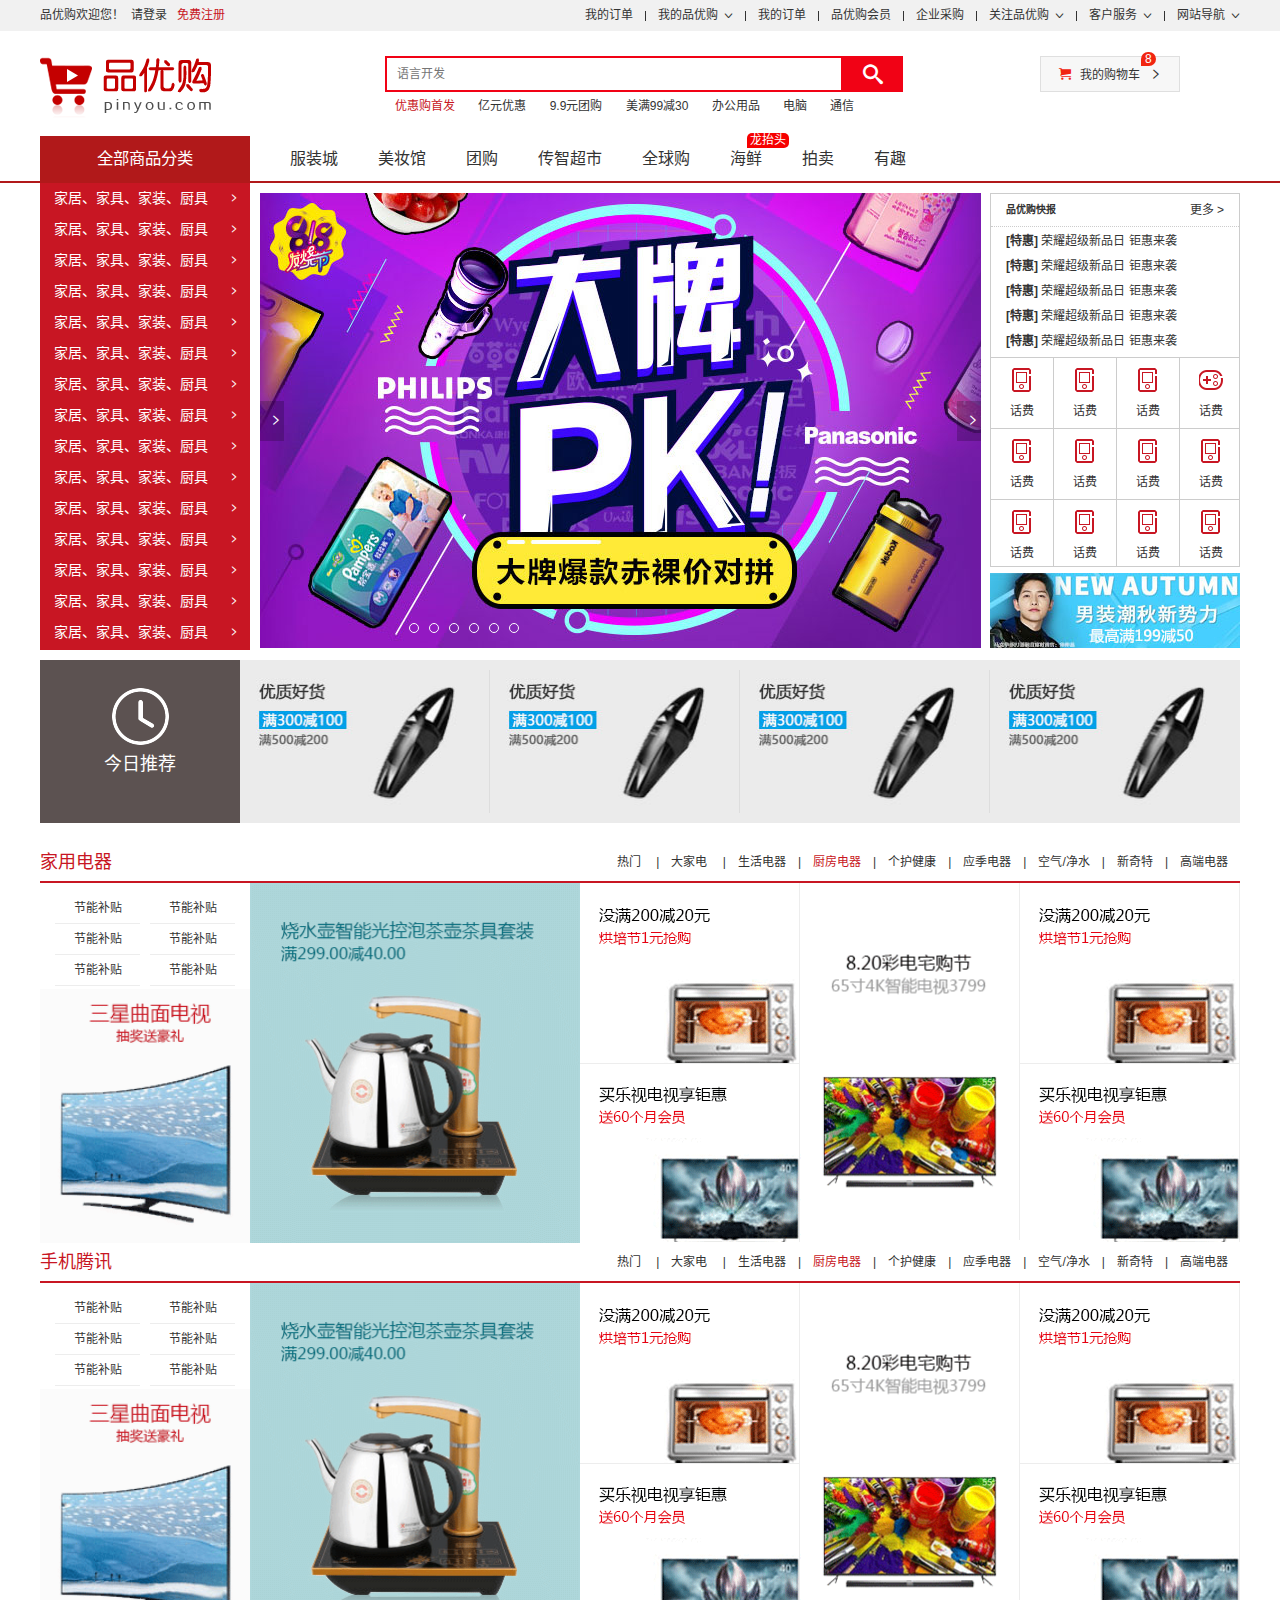
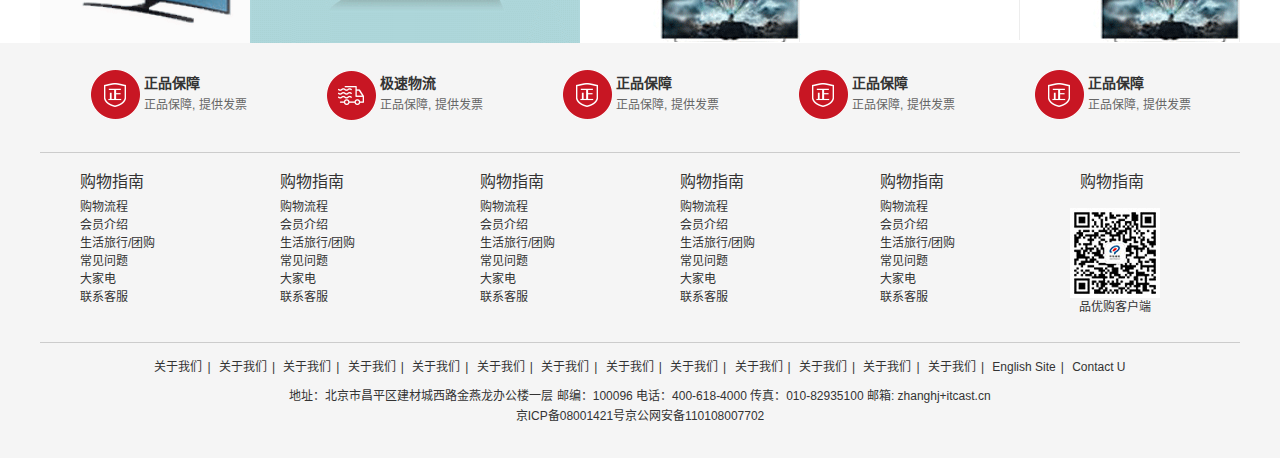
<file: 购物车/index.html>
<!DOCTYPE html>
<html lang="zh-CN">
<head>
  <meta charset="UTF-8">
  <title>品优购-综合网购首选-正品低价、品质保障、配送及时、轻松购物！</title>
  <meta name="description" content="品优购-专业的综合网上购物商城,销售家电、数码通讯、电脑、家居百货、服装服饰、母婴、图书、食品等数万个品牌优质商品.便捷、诚信的服务，为您提供愉悦的网上购物体验!" />
   <meta name="Keywords" content="网上购物,网上商城,手机,笔记本,电脑,MP3,CD,VCD,DV,相机,数码,配件,手表,存储卡,京东" />
  <!-- ico图标的引入 -->
  <link rel="shortcut icon" href="favicon.ico"  type="image/x-icon"/>
  <!-- 先引入我们的初始化css -->
  <link rel="stylesheet" href="css/normalize.css">
  <!-- 再引入我们的 公共样式文件 -->
  <link rel="stylesheet" href="css/common.css">
  <!-- 再引入我们的 首页样式文件 -->
  <link rel="stylesheet" href="css/index.css">
</head>
<body>
  <!-- 整个顶部盒子start -->
  <div class="nav-top">
      <!-- 快捷导航模块开始 -->
      <div class="shortcut">
         <div class="w">
             <div class="shortcut-l fl">
               <ul>
                 <li>品优购欢迎您！ </li>
                 <li> 
                     &nbsp; 
                     <a href="#">请登录</a>  
                     &nbsp; 
                     <a href="register.html" target="_blank" class="style-red">免费注册</a>  
                 </li>
               </ul>
             </div>
             <div class="shortcut-r fr">
                 <ul>
                    <li><a href="#">我的订单</a></li>
                    <li class="spacer"></li>
                    <li class="cw-icon"><a href="#">我的品优购</a> <i  class="arrow"></i></li>
                    <li class="spacer"></li>
                    <li><a href="#">我的订单</a></li>
                    <li class="spacer"></li>
                    <li><a href="#">品优购会员</a></li>
                    <li class="spacer"></li>
                    <li><a href="#">企业采购</a></li>
                    <li class="spacer"></li>
                    <li class="cw-icon"><a href="#">关注品优购</a> <i class="arrow"></i></li>
                    <li class="spacer"></li>
                    <li class="cw-icon"><a href="#">客户服务</a>  <i  class="arrow"></i></li>
                    <li class="spacer"></li>
                    <li class="cw-icon"><a href="#">网站导航</a>  <i  class="arrow"></i></li>
                 </ul>
             </div>
         </div>        
      </div>
      <!-- 快捷导航模块结束 -->
      <!-- 头部 模块start -->
      <div class="header w">
          <!-- logo -->
          <div class="logo">
             <h1>
                <a href="index.html" title="品优购网">品优购网</a>
             </h1>
          </div>

          <!-- search -->
          <div class="search">
              <form action="">
                <input type="text" placeholder="语言开发">
                <button></button>
              </form>
          </div>

          <!-- hotwords -->
          <div class="hotwords">
            <a href="#" class="style-red">优惠购首发</a>    
            <a href="#">亿元优惠</a>    
            <a href="#">9.9元团购</a>    
            <a href="#">美满99减30</a>    
            <a href="#">办公用品</a>    
            <a href="#">电脑</a>    
            <a href="#">通信</a>                           
          </div>
          <!-- shopcar -->
          <div class="shopcar">
               <i class="icomoon car"></i>
               <a href="#">我的购物车</a>
               <i class="icomoon arr"></i> 
               <i class="count">8</i>
          </div>
      </div>
      <!-- nav部分 -->
      <div class="nav w">
          <!-- 下拉菜单 -->
          <div class="dropdown fl">
             <div class="dt">
                <h3>全部商品分类</h3>
             </div>
             <div class="dd">
                <ul>
                  <li class="cate_menu_item"><a href="#">家居、家具、家装、厨具 <span class="icomoon fr"></span></a></li>
                  <li class="cate_menu_item"><a href="#">家居、家具、家装、厨具 <span class="icomoon fr"></span></a></li>
                  <li class="cate_menu_item"><a href="#">家居、家具、家装、厨具 <span class="icomoon fr"></span></a></li>
                  <li class="cate_menu_item"><a href="#">家居、家具、家装、厨具 <span class="icomoon fr"></span></a></li>
                  <li class="cate_menu_item"><a href="#">家居、家具、家装、厨具 <span class="icomoon fr"></span></a></li>
                  <li class="cate_menu_item"><a href="#">家居、家具、家装、厨具 <span class="icomoon fr"></span></a></li>
                  <li class="cate_menu_item"><a href="#">家居、家具、家装、厨具 <span class="icomoon fr"></span></a></li>
                  <li class="cate_menu_item"><a href="#">家居、家具、家装、厨具 <span class="icomoon fr"></span></a></li>
                  <li class="cate_menu_item"><a href="#">家居、家具、家装、厨具 <span class="icomoon fr"></span></a></li>
                  <li class="cate_menu_item"><a href="#">家居、家具、家装、厨具 <span class="icomoon fr"></span></a></li>
                  <li class="cate_menu_item"><a href="#">家居、家具、家装、厨具 <span class="icomoon fr"></span></a></li>
                  <li class="cate_menu_item"><a href="#">家居、家具、家装、厨具 <span class="icomoon fr"></span></a></li>
                  <li class="cate_menu_item"><a href="#">家居、家具、家装、厨具 <span class="icomoon fr"></span></a></li>
                  <li class="cate_menu_item"><a href="#">家居、家具、家装、厨具 <span class="icomoon fr"></span></a></li>
                  <li class="cate_menu_item"><a href="#">家居、家具、家装、厨具 <span class="icomoon fr"></span></a></li>
                </ul>
             </div>
          </div>
          <!-- nav-group  导航分组 -->
          <div class="nav-group fl">
             <ul>
               <li class="nav-group-item"><a href="#">服装城</a></li>
               <li class="nav-group-item"><a href="#">美妆馆</a></li>
               <li class="nav-group-item"><a href="#">团购</a></li>
               <li class="nav-group-item"><a href="#">传智超市</a></li>
               <li class="nav-group-item"><a href="#">全球购</a></li>
               <li class="nav-group-item">
                  <a href="#">海鲜</a>
                  <i class="dragon">龙抬头</i>
              </li>
               <li class="nav-group-item"><a href="#">拍卖</a></li>
               <li class="nav-group-item"><a href="#">有趣</a></li>
             </ul>
          </div>
      </div>
      <!-- 头部 模块start -->        
  </div>
  <!-- 整个顶部盒子end -->
  <!-- 主体盒子开始 -->
  <div class="w">
      <div class="main">
          <!-- 轮播图 焦点图 -->
          <div class="focus fl">
              <ul>
                <li><a href="#"><img src="upload/banner.jpg" alt=""></a></li>
              </ul>
              <button class="focus-prev"></button>
              <button class="focus-next"></button>
              <!-- 翻页小圆点 -->
              <ol class="pager">
                <li class="pager-item"></li>
                <li class="pager-item"></li>
                <li class="pager-item"></li>
                <li class="pager-item current"></li>
                <li class="pager-item"></li>
                <li class="pager-item"></li>
              </ol>
          </div>
          <!-- 快报模块 -->
          <div class="newsflash fr">
            <div class="news">
              <div class="news-hd">
                 <h5 class="fl">品优购快报</h5>
                 <a href="#" class="fr">更多 &gt; </a>
              </div>
              <div class="news-bd">
                 <ul>
                   <li><a href="#"><strong>[特惠]</strong> 荣耀超级新品日 钜惠来袭</a></li>
                   <li><a href="#"><strong>[特惠]</strong> 荣耀超级新品日 钜惠来袭</a></li>
                   <li><a href="#"><strong>[特惠]</strong> 荣耀超级新品日 钜惠来袭</a></li>
                   <li><a href="#"><strong>[特惠]</strong> 荣耀超级新品日 钜惠来袭</a></li>
                   <li><a href="#"><strong>[特惠]</strong> 荣耀超级新品日 钜惠来袭</a></li>
                 </ul>
              </div>
            </div>
            <div class="lifeservice">
               <ul>
                 <li>
                   <a href="#"><i class="icon"></i><p>话费</p></a>
                   
                 </li>
                 <li>
                   <a href="#"><i class="icon"></i><p>话费</p></a>
                   
                 </li>
                 <li>
                   <a href="#"><i class="icon"></i><p>话费</p></a>
                   
                 </li>
                 <li class="game">
                   <a href="#"><i class="icon"></i><p>话费</p></a>
                   
                 </li>
                 <li>
                   <a href="#"><i class="icon"></i><p>话费</p></a>
                   
                 </li>
                 <li>
                   <a href="#"><i class="icon"></i><p>话费</p></a>
                   
                 </li>
                 <li>
                   <a href="#"><i class="icon"></i><p>话费</p></a>
                   
                 </li>
                 <li>
                   <a href="#"><i class="icon"></i><p>话费</p></a>
                   
                 </li>
                 <li>
                   <a href="#"><i class="icon"></i><p>话费</p></a>
                   
                 </li>
                 <li>
                   <a href="#"><i class="icon"></i><p>话费</p></a>
                   
                 </li>
                 <li>
                   <a href="#"><i class="icon"></i><p>话费</p></a>
                   
                 </li>
                 <li>
                   <a href="#"><i class="icon"></i><p>话费</p></a>
                   
                 </li>
               </ul>
            </div>
            <div class="ad">
              <img src="upload/ad.jpg" alt="">
            </div>
          </div>
      </div>
  </div>
  <!-- 主体盒子结束 --> 

 <!-- show模块展示专区 -->
 <div class="show">
   <div class="recommend w">
      <div class="time fl">
         <img src="img/clock.png" alt="">
         <h3>今日推荐</h3>
      </div>
      <div class="recommend-r fl">
         <ul>
           <li>
             <a href="list.html">
               <img src="upload/re-img1.jpg" alt="">
             </a>
           </li>
           <li>
             <a href="list.html">
               <img src="upload/re-img1.jpg" alt="">
             </a>
           </li>
           <li>
             <a href="list.html">
               <img src="upload/re-img1.jpg" alt="">
             </a>
           </li>
           <li class="last">
             <a href="list.html">
               <img src="upload/re-img1.jpg" alt="">
             </a>
           </li>
  
         </ul>
      </div>
   </div>
 </div>
 <!-- show模块展示专区end -->

 <!-- 楼层去  电梯导航用的  start-->
<div class="floor">
   <div class="w">
       <div class="floor-hd">
          <h3>家用电器</h3>
          <div class="tab-list">
             <ul>
                <!-- 因为我们触发的是li事件  -->
                <li ><a href="#">热门</a> |</li>
                <li><a href="#">大家电</a> |</li>
                <li><a href="#">生活电器</a>|</li>
                <li class="current"><a href="#">厨房电器</a>|</li>
                <li><a href="#">个护健康</a>|</li>
                <li><a href="#">应季电器</a>|</li>
                <li><a href="#">空气/净水</a>|</li>
                <li><a href="#">新奇特</a>|</li>
                <li><a href="#">高端电器</a></li>
             </ul>
          </div>
       </div>
       <div class="floor-bd">
         <!-- tab-content这个盒子要有 -->
          <div class="tab-content">
             <div class="row-210 fl">
                 <div class="row-210-top clearfix">
                   <ul>
                     <li><a href="#">节能补贴</a></li>
                     <li><a href="#">节能补贴</a></li>
                     <li><a href="#">节能补贴</a></li>
                     <li><a href="#">节能补贴</a></li>
                     <li><a href="#">节能补贴</a></li>
                     <li><a href="#">节能补贴</a></li>
                   </ul>
                 </div>
                 <div class="row-210-bottom">
                   <a href="#"><img src="upload/floor-1-1.png" alt=""></a>
                 </div>
             </div>
             <div class="row-330 fl">
                <ul>
                  <li><a href=""><img src="upload/floor-1-b01.png" alt=""></a></li>
                </ul>

             </div>
             <div class="row-220 fl">
                 <div class="tab-content-top">
                   <a href="#"><img src="upload/floor-1-2.png" alt=""></a>
                 </div>
                 <div class="tab-content-bottom">
                    <a href="#"><img src="upload/floor-1-3.png" alt=""></a>
                 </div>
             </div>
             <div class="row-220 fl">
                <a href="#"><img src="upload/floor-1-4.png" alt=""></a>
             </div>
             <div class="row-220 fl">
                 <div class="tab-content-top">
                   <a href="#"><img src="upload/floor-1-2.png" alt=""></a>
                 </div>
                 <div class="tab-content-bottom">
                    <a href="#"><img src="upload/floor-1-3.png" alt=""></a>
                 </div>

             </div>
          </div>
       </div>

   </div>

   <div class="w">
       <div class="floor-hd">
          <h3>手机腾讯</h3>
          <div class="tab-list">
             <ul>
                <!-- 因为我们触发的是li事件  -->
                <li ><a href="#">热门</a> |</li>
                <li><a href="#">大家电</a> |</li>
                <li><a href="#">生活电器</a>|</li>
                <li class="current"><a href="#">厨房电器</a>|</li>
                <li><a href="#">个护健康</a>|</li>
                <li><a href="#">应季电器</a>|</li>
                <li><a href="#">空气/净水</a>|</li>
                <li><a href="#">新奇特</a>|</li>
                <li><a href="#">高端电器</a></li>
             </ul>
          </div>
       </div>
       <div class="floor-bd">
         <!-- tab-content这个盒子要有 -->
          <div class="tab-content">
             <div class="row-210 fl">
                 <div class="row-210-top clearfix">
                   <ul>
                     <li><a href="#">节能补贴</a></li>
                     <li><a href="#">节能补贴</a></li>
                     <li><a href="#">节能补贴</a></li>
                     <li><a href="#">节能补贴</a></li>
                     <li><a href="#">节能补贴</a></li>
                     <li><a href="#">节能补贴</a></li>
                   </ul>
                 </div>
                 <div class="row-210-bottom">
                   <a href="#"><img src="upload/floor-1-1.png" alt=""></a>
                 </div>
             </div>
             <div class="row-330 fl">
                <ul>
                  <li><a href=""><img src="upload/floor-1-b01.png" alt=""></a></li>
                </ul>

             </div>
             <div class="row-220 fl">
                 <div class="tab-content-top">
                   <a href="#"><img src="upload/floor-1-2.png" alt=""></a>
                 </div>
                 <div class="tab-content-bottom">
                    <a href="#"><img src="upload/floor-1-3.png" alt=""></a>
                 </div>
             </div>
             <div class="row-220 fl">
                <a href="#"><img src="upload/floor-1-4.png" alt=""></a>
             </div>
             <div class="row-220 fl">
                 <div class="tab-content-top">
                   <a href="#"><img src="upload/floor-1-2.png" alt=""></a>
                 </div>
                 <div class="tab-content-bottom">
                    <a href="#"><img src="upload/floor-1-3.png" alt=""></a>
                 </div>

             </div>
          </div>
       </div>

   </div>
</div>






  <!-- 整个底部盒子start -->

  <div class="footer">
      <div class="w">
            <!-- 服务模块 -->
            <div class="mod_service">
               <ul>
                 <li class="mod_service_item">
                    <i class="mod_service_zheng fl sprite1"></i>
                    <div class="mod_service_tit fl">
                        <h5>正品保障</h5>
                        <p>正品保障, 提供发票</p>
                    </div>
                 </li>
                 <li class="mod_service_item">
                    <i class="mod_service_ji fl sprite1"></i>
                    <div class="mod_service_tit fl">
                        <h5>极速物流</h5>
                        <p>正品保障, 提供发票</p>
                    </div>
                 </li>
                 <li class="mod_service_item">
                    <i class="mod_service_zheng fl sprite1"></i>
                    <div class="mod_service_tit fl">
                        <h5>正品保障</h5>
                        <p>正品保障, 提供发票</p>
                    </div>
                 </li>
                 <li class="mod_service_item">
                    <i class="mod_service_zheng fl sprite1"></i>
                    <div class="mod_service_tit fl">
                        <h5>正品保障</h5>
                        <p>正品保障, 提供发票</p>
                    </div>
                 </li>
                 <li class="mod_service_item">
                    <i class="mod_service_zheng fl sprite1"></i>
                    <div class="mod_service_tit fl">
                        <h5>正品保障</h5>
                        <p>正品保障, 提供发票</p>
                    </div>
                 </li>
                
               </ul>
            </div>
            <!-- 帮助模块 -->
            <div class="mod_help">
                <dl class="mod_help_list">
                  <dt class="mod_help_title">购物指南</dt>
                  <dd><a href="#">购物流程</a></dd>
                  <dd><a href="#">会员介绍</a></dd>
                  <dd><a href="#">生活旅行/团购</a></dd>
                  <dd><a href="#">常见问题</a></dd>
                  <dd><a href="#">大家电</a></dd>
                  <dd><a href="#">联系客服</a></dd>
                </dl>
                <dl class="mod_help_list">
                  <dt class="mod_help_title">购物指南</dt>
                  <dd><a href="#">购物流程</a></dd>
                  <dd><a href="#">会员介绍</a></dd>
                  <dd><a href="#">生活旅行/团购</a></dd>
                  <dd><a href="#">常见问题</a></dd>
                  <dd><a href="#">大家电</a></dd>
                  <dd><a href="#">联系客服</a></dd>
                </dl>
                <dl class="mod_help_list">
                  <dt class="mod_help_title">购物指南</dt>
                  <dd><a href="#">购物流程</a></dd>
                  <dd><a href="#">会员介绍</a></dd>
                  <dd><a href="#">生活旅行/团购</a></dd>
                  <dd><a href="#">常见问题</a></dd>
                  <dd><a href="#">大家电</a></dd>
                  <dd><a href="#">联系客服</a></dd>
                </dl>
                <dl class="mod_help_list">
                  <dt class="mod_help_title">购物指南</dt>
                  <dd><a href="#">购物流程</a></dd>
                  <dd><a href="#">会员介绍</a></dd>
                  <dd><a href="#">生活旅行/团购</a></dd>
                  <dd><a href="#">常见问题</a></dd>
                  <dd><a href="#">大家电</a></dd>
                  <dd><a href="#">联系客服</a></dd>
                </dl>
                <dl class="mod_help_list">
                  <dt class="mod_help_title">购物指南</dt>
                  <dd><a href="#">购物流程</a></dd>
                  <dd><a href="#">会员介绍</a></dd>
                  <dd><a href="#">生活旅行/团购</a></dd>
                  <dd><a href="#">常见问题</a></dd>
                  <dd><a href="#">大家电</a></dd>
                  <dd><a href="#">联系客服</a></dd>
                </dl>
                <dl class="mod_help_list">
                  <dt class="mod_help_title">购物指南</dt>
                  <dd class="erweima">
                    <img src="img/wx_cz.jpg" alt="">

                     品优购客户端
                  </dd>
                </dl>
            </div>
            <!-- 版权模块 -->
            <div class="mod_copyright">
              <div class="mod_copyright_links"> 
                <a href="#">关于我们</a>|
                <a href="#">关于我们</a>|
                <a href="#">关于我们</a>|
                <a href="#">关于我们</a>|
                <a href="#">关于我们</a>|
                <a href="#">关于我们</a>|
                <a href="#">关于我们</a>|
                <a href="#">关于我们</a>|
                <a href="#">关于我们</a>|
                <a href="#">关于我们</a>|
                <a href="#">关于我们</a>|
                <a href="#">关于我们</a>|
                <a href="#">关于我们</a>|
                <a href="#">English Site</a>|
                <a href="#">Contact U</a></div>
              <p>
                地址：北京市昌平区建材城西路金燕龙办公楼一层 邮编：100096 电话：400-618-4000 传真：010-82935100 邮箱: zhanghj+itcast.cn <br>
京ICP备08001421号京公网安备110108007702

              </p>
            </div>
      </div>
  </div>
 <!-- 整个底部盒子start -->
</body>

</html>
</file>
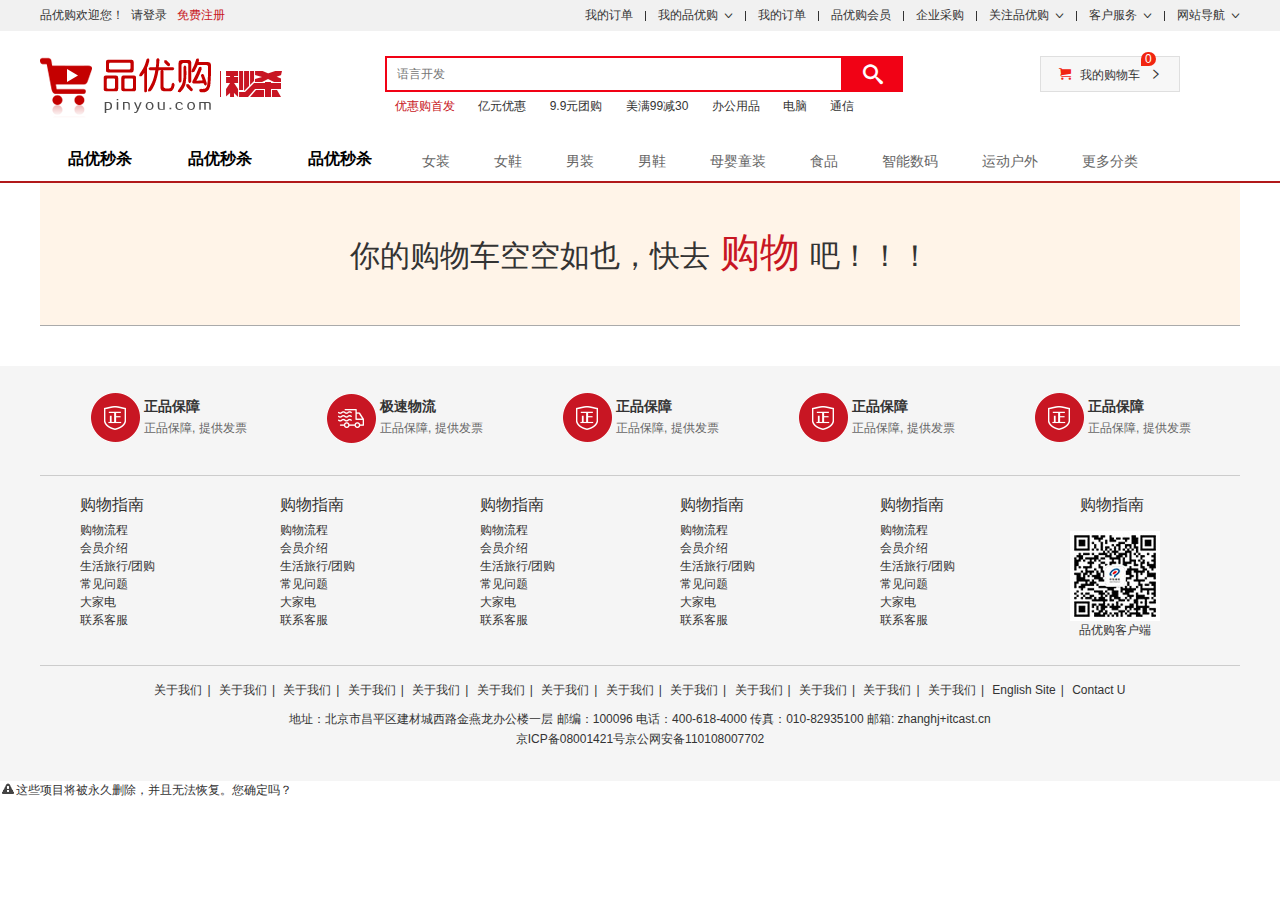
<file: 购物车/cart.html>
<!DOCTYPE html>
<html lang="en">

<head>
  <meta charset="UTF-8">
  <title>购物车-品优购</title>
  <meta name="description"
    content="品优购-专业的综合网上购物商城,销售家电、数码通讯、电脑、家居百货、服装服饰、母婴、图书、食品等数万个品牌优质商品.便捷、诚信的服务，为您提供愉悦的网上购物体验!" />
  <meta name="Keywords" content="网上购物,网上商城,手机,笔记本,电脑,MP3,CD,VCD,DV,相机,数码,配件,手表,存储卡,京东" />
  <!-- ico图标的引入 -->
  <link rel="shortcut icon" href="favicon.ico" type="image/x-icon" />
  <!-- 先引入我们的初始化css -->
  <link rel="stylesheet" href="css/normalize.css">
  <link rel="stylesheet" href="./css/jquery-ui.css">
  <!-- 再引入我们的 公共样式文件 -->
  <link rel="stylesheet" href="css/common.css">
  <!-- 再引入我们的 list样式文件 -->
  <link rel="stylesheet" href="css/list.css">
  <link rel="stylesheet" href="css/cart.css">

</head>

<body>

  <!-- 整个顶部盒子start -->
  <div class="nav-top">
    <!-- 快捷导航模块开始 -->
    <div class="shortcut">
      <div class="w">
        <div class="shortcut-l fl">
          <ul>
            <li>品优购欢迎您！ </li>
            <li>
              &nbsp;
              <a href="#">请登录</a>
              &nbsp;
              <a href="#" class="style-red">免费注册</a>
            </li>
          </ul>
        </div>
        <div class="shortcut-r fr">
          <ul>
            <li><a href="#">我的订单</a></li>
            <li class="spacer"></li>
            <li class="cw-icon"><a href="#">我的品优购</a> <i class="arrow"></i></li>
            <li class="spacer"></li>
            <li><a href="#">我的订单</a></li>
            <li class="spacer"></li>
            <li><a href="#">品优购会员</a></li>
            <li class="spacer"></li>
            <li><a href="#">企业采购</a></li>
            <li class="spacer"></li>
            <li class="cw-icon"><a href="#">关注品优购</a> <i class="arrow"></i></li>
            <li class="spacer"></li>
            <li class="cw-icon"><a href="#">客户服务</a> <i class="arrow"></i></li>
            <li class="spacer"></li>
            <li class="cw-icon"><a href="#">网站导航</a> <i class="arrow"></i></li>
          </ul>
        </div>
      </div>
    </div>
    <!-- 快捷导航模块结束 -->
    <!-- 头部 模块start -->
    <div class="header w">
      <!-- logo -->
      <div class="logo">
        <h1>
          <a href="index.html" title="品优购网">品优购网</a>
        </h1>
      </div>
      <div class="kill">
        <img src="upload/secKill_03.png" alt="">
      </div>
      <!-- search -->
      <div class="search">
        <form action="">
          <input type="text" placeholder="语言开发">
          <button></button>
        </form>
      </div>

      <!-- hotwords -->
      <div class="hotwords">
        <a href="#" class="style-red">优惠购首发</a>
        <a href="#">亿元优惠</a>
        <a href="#">9.9元团购</a>
        <a href="#">美满99减30</a>
        <a href="#">办公用品</a>
        <a href="#">电脑</a>
        <a href="#">通信</a>
      </div>
      <!-- shopcar -->
      <div class="shopcar">
        <i class="icomoon car"></i>
        <a href="./cart.html">我的购物车</a>
        <i class="icomoon arr"></i>
        <i class="count">0</i>
      </div>
    </div>
    <!-- nav部分 -->
    <div class="nav w">
      <ul class="list-nav-l fl">
        <li><a href="">品优秒杀</a></li>
        <li><a href="">品优秒杀</a></li>
        <li><a href="">品优秒杀</a></li>
      </ul>
      <ul class="list-nav-r fl">
        <li><a href="#">女装</a></li>
        <li><a href="#">女鞋 </a></li>
        <li><a href="#">男装</a></li>
        <li><a href="#">男鞋</a></li>
        <li><a href="#">母婴童装</a></li>
        <li><a href="#">食品</a></li>
        <li><a href="#">智能数码</a></li>
        <li><a href="#">运动户外</a></li>
        <li><a href="#">更多分类</a></li>
      </ul>
    </div>
    <!-- 头部 模块start -->
  </div>
  <!-- 整个顶部盒子end -->


  <!-- 内容区 -->
  <div class="main">
    <div class="w">
      <div class="empty-tip tc">
        你的购物车空空如也，快去<a href="./list.html">购物</a>吧！！！
      </div>
      <div class="cart-header hidden">
        <div class="row">
          <div class=" cell col-1">
            <input type="checkbox" class="pick-all" checked>全选
          </div>
          <div class="cell col-4">商品</div>
          <div class="cell col-1">价格</div>
          <div class="cell col-1">数量</div>
          <div class="cell col-1">小计</div>
          <div class="cell col-1">操作</div>
        </div>
      </div>

      <!-- 所有在购物车里面的商品 -->
      <div class="item-list">
        <!-- <div class="item" data-id="6">
          <div class="row">
            <div class="cell col-1 row">
              <div class="cell col-1">
                <input type="checkbox" class="item-ck" checked="">
              </div>
              <div class="cell col-4">
                <img src="./images/5b0fbaabN3229c7a3.jpg" alt="">
              </div>
            </div>
            <div class="cell col-4 row">
              <div class="item-name">荣耀V20 胡歌同款 麒麟980芯片 魅眼全视屏 4800万深感相机 6GB+128GB 幻夜黑 移动联通电信4G全面屏手机</div>
            </div>
            <div class="cell col-1 tc lh70">
              <span>￥</span>
              <em class="price">4158</em>
            </div>
            <div class="cell col-1 tc lh70">
              <div class="item-count">
                <a href="javascript:void(0);" class="reduce fl">-</a>
                <input autocomplete="off" type="text" class="number fl" value="1">
                <a href="javascript:void(0);" class="add fl">+</a>
              </div>
            </div>
            <div class="cell col-1 tc lh70">
              <span>￥</span>
              <em class="computed">4158</em>
            </div>
            <div class="cell col-1">
              <a href="javascript:void(0);" class="item-del">从购物车中移除</a>
            </div>
          </div>
        </div> -->

      </div>

      <div class="total-of hidden">
        <div class="row w">
          <div class="cell col-1">
            <input type="checkbox" class="pick-all" checked>全选
          </div>
          <div class="cell col-1 tc">
            已经选择<span class="selected">0</span>件商品
          </div>
          <div class="cell col-1 tc">
            总计：￥<span class="total-money">0</span>
          </div>
          <div class="cell col-1 tc">
            <a href="javascript:void(0);" class="settlement">去结算</a>
          </div>
        </div>
      </div>

    </div>
  </div>



  <!-- 整个底部盒子start -->

  <div class="footer">
    <div class="w">
      <!-- 服务模块 -->
      <div class="mod_service">
        <ul>
          <li class="mod_service_item">
            <i class="mod_service_zheng fl sprite1"></i>
            <div class="mod_service_tit fl">
              <h5>正品保障</h5>
              <p>正品保障, 提供发票</p>
            </div>
          </li>
          <li class="mod_service_item">
            <i class="mod_service_ji fl sprite1"></i>
            <div class="mod_service_tit fl">
              <h5>极速物流</h5>
              <p>正品保障, 提供发票</p>
            </div>
          </li>
          <li class="mod_service_item">
            <i class="mod_service_zheng fl sprite1"></i>
            <div class="mod_service_tit fl">
              <h5>正品保障</h5>
              <p>正品保障, 提供发票</p>
            </div>
          </li>
          <li class="mod_service_item">
            <i class="mod_service_zheng fl sprite1"></i>
            <div class="mod_service_tit fl">
              <h5>正品保障</h5>
              <p>正品保障, 提供发票</p>
            </div>
          </li>
          <li class="mod_service_item">
            <i class="mod_service_zheng fl sprite1"></i>
            <div class="mod_service_tit fl">
              <h5>正品保障</h5>
              <p>正品保障, 提供发票</p>
            </div>
          </li>

        </ul>
      </div>
      <!-- 帮助模块 -->
      <div class="mod_help">
        <dl class="mod_help_list">
          <dt class="mod_help_title">购物指南</dt>
          <dd><a href="#">购物流程</a></dd>
          <dd><a href="#">会员介绍</a></dd>
          <dd><a href="#">生活旅行/团购</a></dd>
          <dd><a href="#">常见问题</a></dd>
          <dd><a href="#">大家电</a></dd>
          <dd><a href="#">联系客服</a></dd>
        </dl>
        <dl class="mod_help_list">
          <dt class="mod_help_title">购物指南</dt>
          <dd><a href="#">购物流程</a></dd>
          <dd><a href="#">会员介绍</a></dd>
          <dd><a href="#">生活旅行/团购</a></dd>
          <dd><a href="#">常见问题</a></dd>
          <dd><a href="#">大家电</a></dd>
          <dd><a href="#">联系客服</a></dd>
        </dl>
        <dl class="mod_help_list">
          <dt class="mod_help_title">购物指南</dt>
          <dd><a href="#">购物流程</a></dd>
          <dd><a href="#">会员介绍</a></dd>
          <dd><a href="#">生活旅行/团购</a></dd>
          <dd><a href="#">常见问题</a></dd>
          <dd><a href="#">大家电</a></dd>
          <dd><a href="#">联系客服</a></dd>
        </dl>
        <dl class="mod_help_list">
          <dt class="mod_help_title">购物指南</dt>
          <dd><a href="#">购物流程</a></dd>
          <dd><a href="#">会员介绍</a></dd>
          <dd><a href="#">生活旅行/团购</a></dd>
          <dd><a href="#">常见问题</a></dd>
          <dd><a href="#">大家电</a></dd>
          <dd><a href="#">联系客服</a></dd>
        </dl>
        <dl class="mod_help_list">
          <dt class="mod_help_title">购物指南</dt>
          <dd><a href="#">购物流程</a></dd>
          <dd><a href="#">会员介绍</a></dd>
          <dd><a href="#">生活旅行/团购</a></dd>
          <dd><a href="#">常见问题</a></dd>
          <dd><a href="#">大家电</a></dd>
          <dd><a href="#">联系客服</a></dd>
        </dl>
        <dl class="mod_help_list">
          <dt class="mod_help_title">购物指南</dt>
          <dd class="erweima">
            <img src="img/wx_cz.jpg" alt="">

            品优购客户端
          </dd>
        </dl>
      </div>
      <!-- 版权模块 -->
      <div class="mod_copyright">
        <div class="mod_copyright_links">
          <a href="#">关于我们</a>|
          <a href="#">关于我们</a>|
          <a href="#">关于我们</a>|
          <a href="#">关于我们</a>|
          <a href="#">关于我们</a>|
          <a href="#">关于我们</a>|
          <a href="#">关于我们</a>|
          <a href="#">关于我们</a>|
          <a href="#">关于我们</a>|
          <a href="#">关于我们</a>|
          <a href="#">关于我们</a>|
          <a href="#">关于我们</a>|
          <a href="#">关于我们</a>|
          <a href="#">English Site</a>|
          <a href="#">Contact U</a></div>
        <p>
          地址：北京市昌平区建材城西路金燕龙办公楼一层 邮编：100096 电话：400-618-4000 传真：010-82935100 邮箱: zhanghj+itcast.cn <br>
          京ICP备08001421号京公网安备110108007702

        </p>
      </div>
    </div>
  </div>
  <!-- 整个底部盒子start -->
  <div class="mask hidden"></div>

  <div id="dialog-confirm" title="确认要删除吗？">
    <p><span class="ui-icon ui-icon-alert"></span>这些项目将被永久删除，并且无法恢复。您确定吗？</p>
  </div>
</body>
<script src="./js/jquery.js"></script>
<script src="./js/jquery-ui.js"></script>
<script src="./js/kits.js"></script>
<script src="./js/cart.js"></script>

</html>
</file>
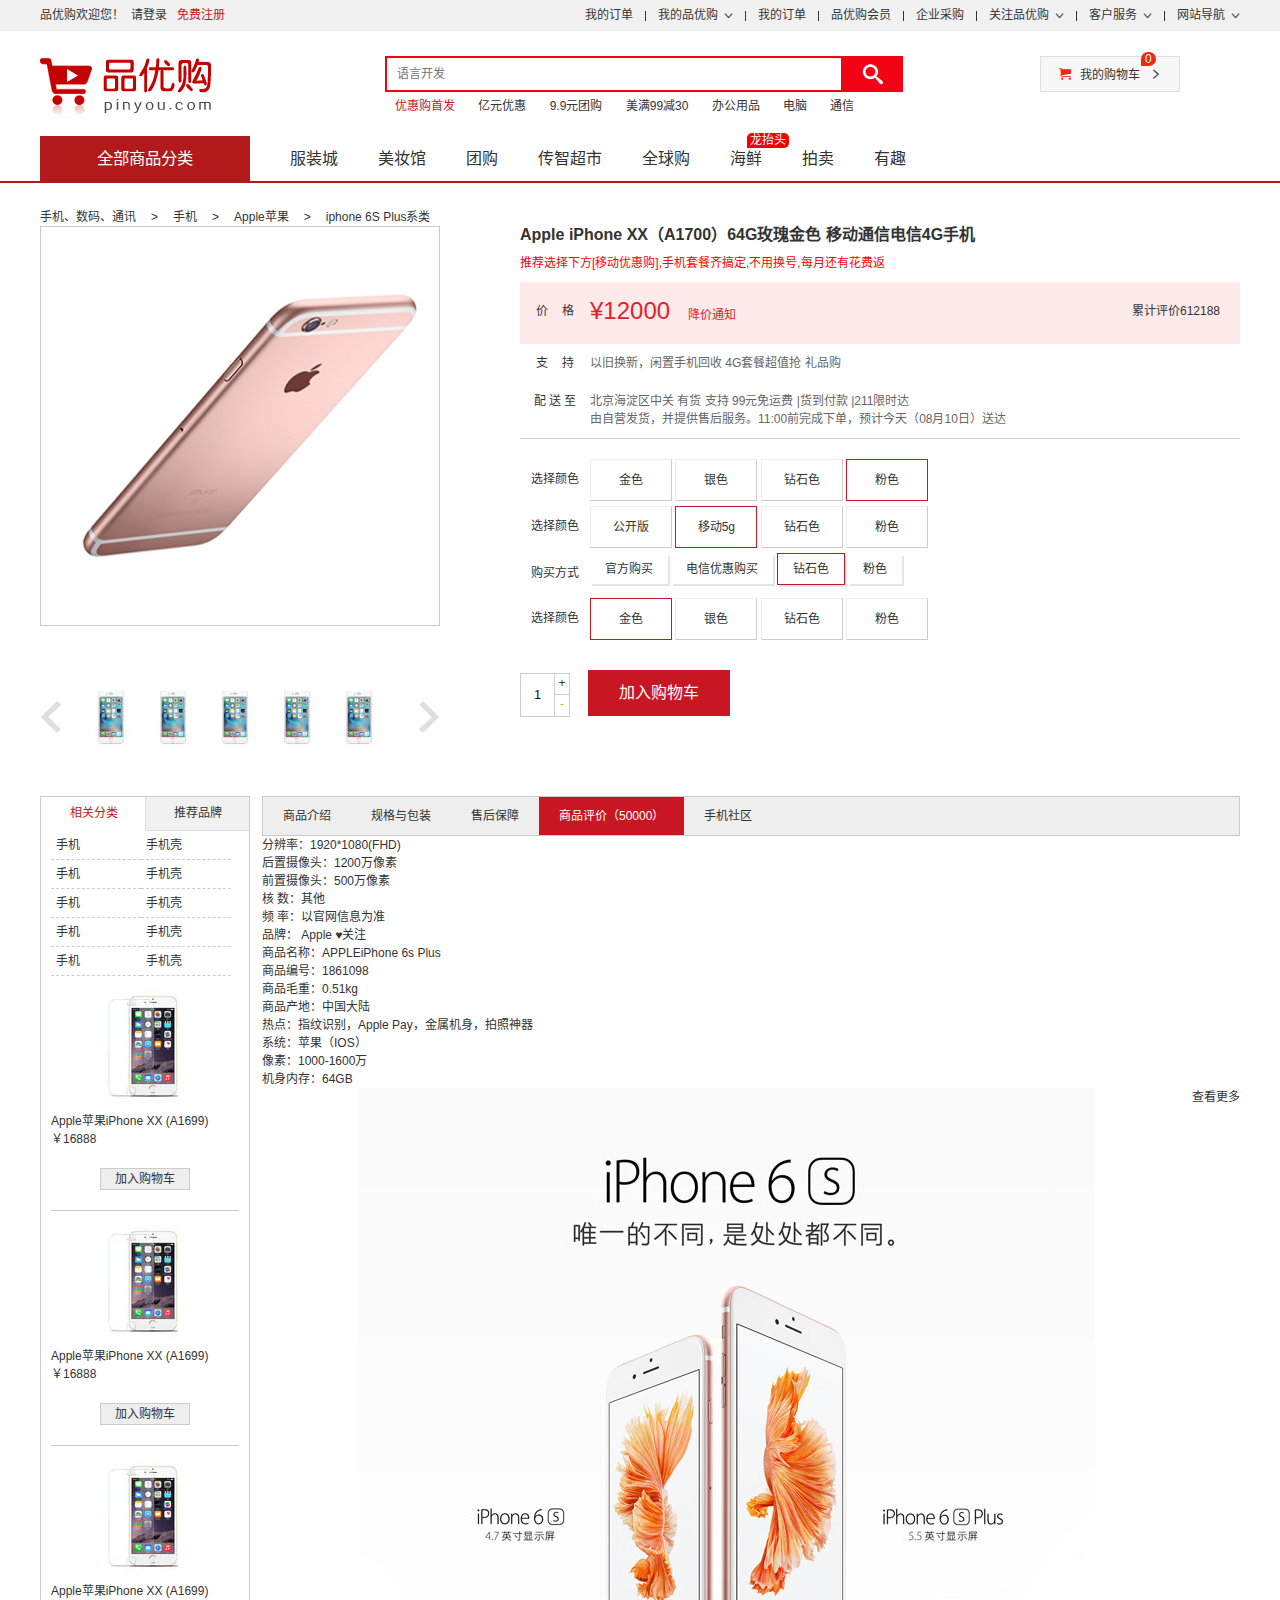
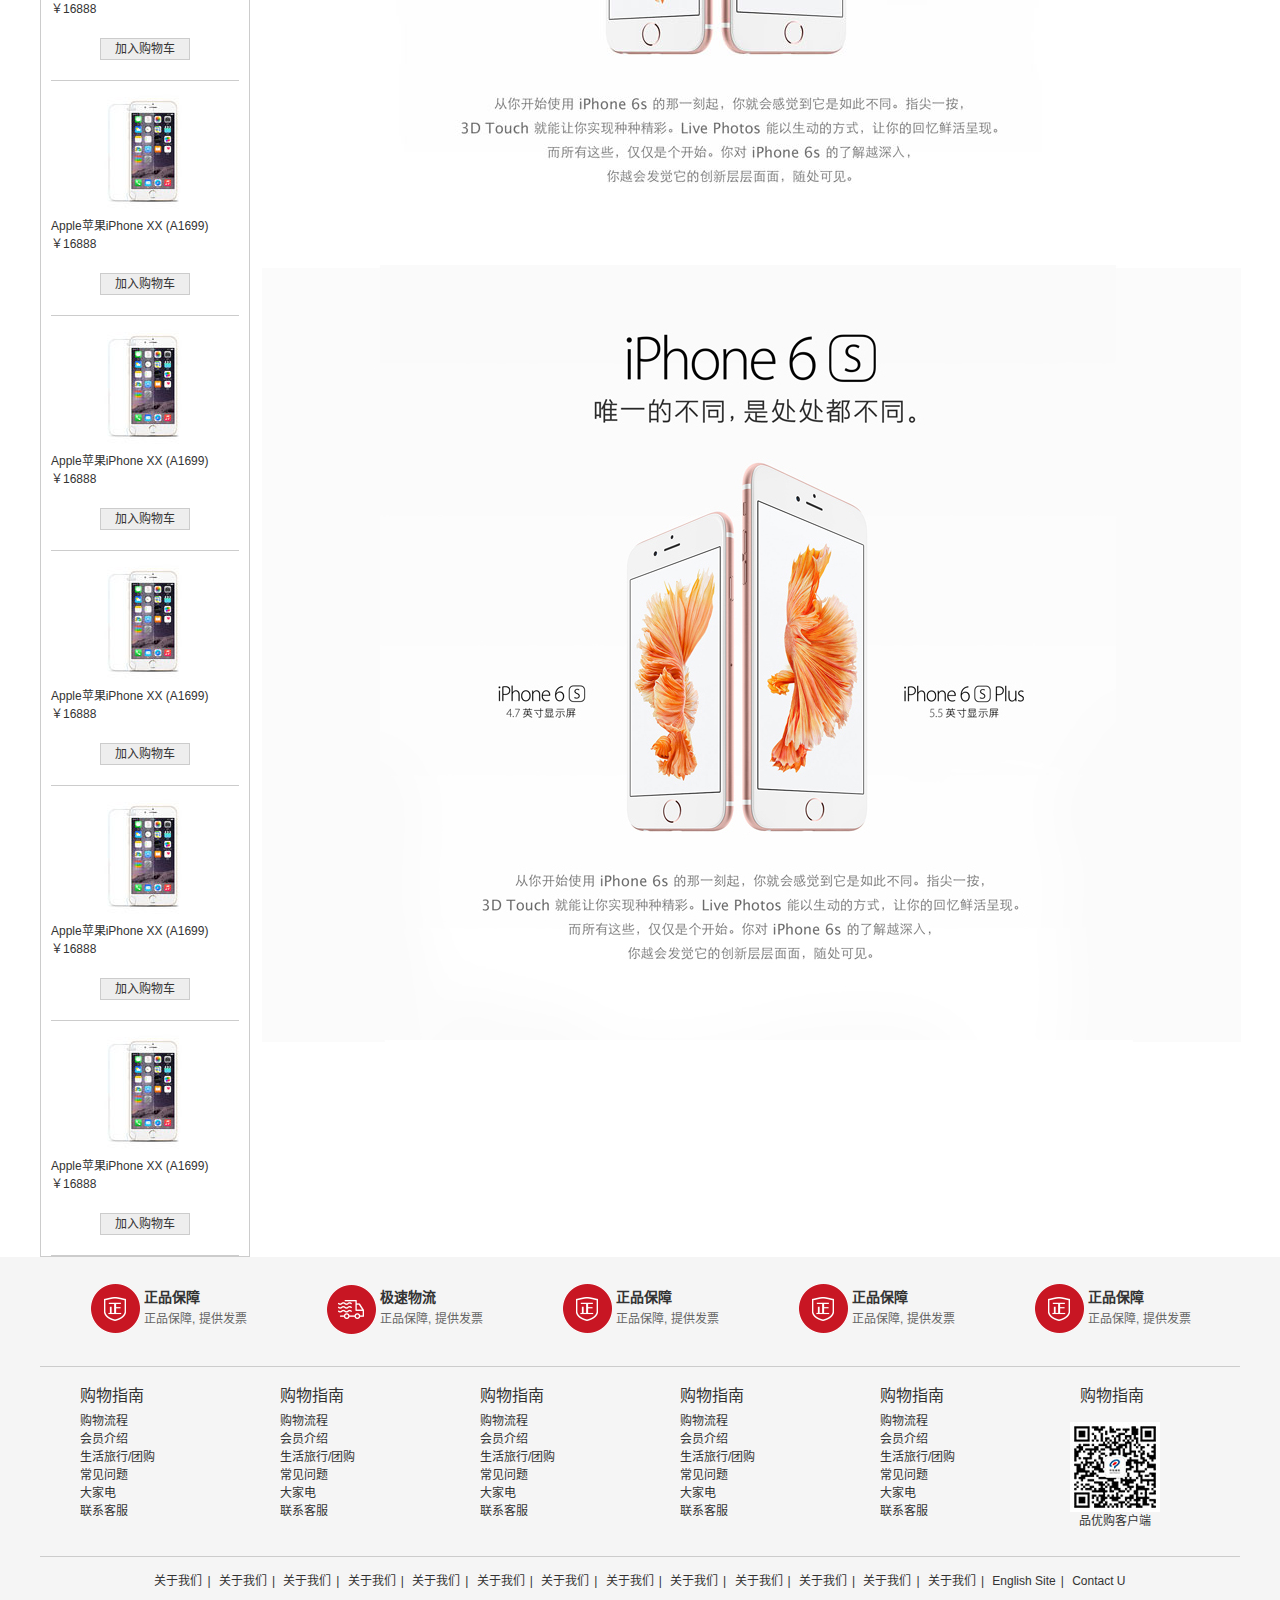
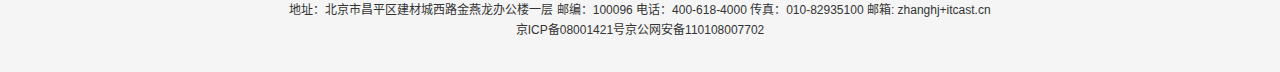
<file: 购物车/detail.html>
<!DOCTYPE html>
<html lang="zh-CN">
<head>
  <meta charset="UTF-8">
  <title>手机详情页-品优购</title>
  <meta name="description" content="品优购-专业的综合网上购物商城,销售家电、数码通讯、电脑、家居百货、服装服饰、母婴、图书、食品等数万个品牌优质商品.便捷、诚信的服务，为您提供愉悦的网上购物体验!" />
  <meta name="Keywords" content="网上购物,网上商城,手机,笔记本,电脑,MP3,CD,VCD,DV,相机,数码,配件,手表,存储卡,京东" />
  <!-- ico图标的引入 -->
  <link rel="shortcut icon" href="favicon.ico"  type="image/x-icon"/>
  <!-- 先引入我们的初始化css -->
  <link rel="stylesheet" href="css/normalize.css">
  <!-- 再引入我们的 公共样式文件 -->
  <link rel="stylesheet" href="css/common.css">
  <!-- 再引入我们的 详情页样式文件 -->
  <link rel="stylesheet" href="css/detail.css">
  
</head>
<body>
    <!-- 整个顶部盒子start -->
  <div class="nav-top">
      <!-- 快捷导航模块开始 -->
      <div class="shortcut">
         <div class="w">
             <div class="shortcut-l fl">
               <ul>
                 <li>品优购欢迎您！ </li>
                 <li> 
                     &nbsp; 
                     <a href="#">请登录</a>  
                     &nbsp; 
                     <a href="#" class="style-red">免费注册</a>  
                 </li>
               </ul>
             </div>
             <div class="shortcut-r fr">
                 <ul>
                    <li><a href="#">我的订单</a></li>
                    <li class="spacer"></li>
                    <li class="cw-icon"><a href="#">我的品优购</a> <i  class="arrow"></i></li>
                    <li class="spacer"></li>
                    <li><a href="#">我的订单</a></li>
                    <li class="spacer"></li>
                    <li><a href="#">品优购会员</a></li>
                    <li class="spacer"></li>
                    <li><a href="#">企业采购</a></li>
                    <li class="spacer"></li>
                    <li class="cw-icon"><a href="#">关注品优购</a> <i class="arrow"></i></li>
                    <li class="spacer"></li>
                    <li class="cw-icon"><a href="#">客户服务</a>  <i  class="arrow"></i></li>
                    <li class="spacer"></li>
                    <li class="cw-icon"><a href="#">网站导航</a>  <i  class="arrow"></i></li>
                 </ul>
             </div>
         </div>        
      </div>  
      <!-- 快捷导航模块结束 -->
      <!-- 头部 模块start -->
      <div class="header w">
          <!-- logo -->
          <div class="logo">
             <h1>
                <a href="index.html" title="品优购网">品优购网</a>
             </h1>
          </div>

          <!-- search -->
          <div class="search">
              <form action="">
                <input type="text" placeholder="语言开发">
                <button></button>
              </form>
          </div>

          <!-- hotwords -->
          <div class="hotwords">
            <a href="#" class="style-red">优惠购首发</a>    
            <a href="#">亿元优惠</a>    
            <a href="#">9.9元团购</a>    
            <a href="#">美满99减30</a>    
            <a href="#">办公用品</a>    
            <a href="#">电脑</a>    
            <a href="#">通信</a>                           
          </div>
          <!-- shopcar -->
          <div class="shopcar">
               <i class="icomoon car"></i>
               <a href="./cart.html">我的购物车</a>
               <i class="icomoon arr"></i> 
               <i class="count">0</i>
          </div>
      </div>
      <!-- nav部分 -->
      <div class="nav w">
          <!-- 下拉菜单 -->
          <div class="dropdown fl">
             <div class="dt">
                <h3>全部商品分类</h3>
             </div>
             <div class="dd">
                <ul>
                  <li class="cate_menu_item"><a href="#">家居、家具、家装、厨具 <span class="icomoon fr"></span></a></li>
                  <li class="cate_menu_item"><a href="#">家居、家具、家装、厨具 <span class="icomoon fr"></span></a></li>
                  <li class="cate_menu_item"><a href="#">家居、家具、家装、厨具 <span class="icomoon fr"></span></a></li>
                  <li class="cate_menu_item"><a href="#">家居、家具、家装、厨具 <span class="icomoon fr"></span></a></li>
                  <li class="cate_menu_item"><a href="#">家居、家具、家装、厨具 <span class="icomoon fr"></span></a></li>
                  <li class="cate_menu_item"><a href="#">家居、家具、家装、厨具 <span class="icomoon fr"></span></a></li>
                  <li class="cate_menu_item"><a href="#">家居、家具、家装、厨具 <span class="icomoon fr"></span></a></li>
                  <li class="cate_menu_item"><a href="#">家居、家具、家装、厨具 <span class="icomoon fr"></span></a></li>
                  <li class="cate_menu_item"><a href="#">家居、家具、家装、厨具 <span class="icomoon fr"></span></a></li>
                  <li class="cate_menu_item"><a href="#">家居、家具、家装、厨具 <span class="icomoon fr"></span></a></li>
                  <li class="cate_menu_item"><a href="#">家居、家具、家装、厨具 <span class="icomoon fr"></span></a></li>
                  <li class="cate_menu_item"><a href="#">家居、家具、家装、厨具 <span class="icomoon fr"></span></a></li>
                  <li class="cate_menu_item"><a href="#">家居、家具、家装、厨具 <span class="icomoon fr"></span></a></li>
                  <li class="cate_menu_item"><a href="#">家居、家具、家装、厨具 <span class="icomoon fr"></span></a></li>
                  <li class="cate_menu_item"><a href="#">家居、家具、家装、厨具 <span class="icomoon fr"></span></a></li>
                </ul>
             </div>
          </div>
          <!-- nav-group  导航分组 -->
          <div class="nav-group fl">
             <ul>
               <li class="nav-group-item"><a href="#">服装城</a></li>
               <li class="nav-group-item"><a href="#">美妆馆</a></li>
               <li class="nav-group-item"><a href="#">团购</a></li>
               <li class="nav-group-item"><a href="#">传智超市</a></li>
               <li class="nav-group-item"><a href="#">全球购</a></li>
               <li class="nav-group-item">
                  <a href="#">海鲜</a>
                  <i class="dragon">龙抬头</i>
              </li>
               <li class="nav-group-item"><a href="#">拍卖</a></li>
               <li class="nav-group-item"><a href="#">有趣</a></li>
             </ul>
          </div>
      </div>
      <!-- 头部 模块start -->        
  </div>
  <!-- 整个顶部盒子end -->

  <!-- 主体区域 -->
  <div class="main">
    <div class="w">
       <!-- 面包屑导航 -->
       <div class="crumb-wrap clearfix">
          <ul>
            <li><a href="#"> 手机、数码、通讯</a></li>
            <li> > </li>
            <li><a href="#">手机</a></li>
            <li> > </li>
            <li><a href="#"> Apple苹果</a></li>
            <li>></li>
            <li>iphone 6S Plus系类</li>
          </ul> 
       </div>
       <!-- 产品介绍模块 -->
       <div class="product-intro clearfix">
          <div class="preview-wrap fl">
              <!-- 放大镜图片模块 -->
            <div class="preview-img">
                 <img src="upload/s1.png" alt="">
                 <!-- mask黄色遮罩层 -->
                 <!-- <div class="mask"></div>
                 <div class="big"></div> -->
            </div>
            <!-- 小图片列表 -->
            <div class="preview-list">
               <a href="javascript:;" class="arrow-prev"> <img src="upload/disabled-prev.png" alt=""> </a>
               <a href="javascript:;" class="arrow-next"> <img src="upload/disabled-next.png" alt=""> </a>
               <!-- 切除多余的部分 -->
               <div class="list-item">
                   <ul>
                     <li><img src="upload/small.jpg" alt=""></li>
                     <li><img src="upload/small.jpg" alt=""></li>
                     <li><img src="upload/small.jpg" alt=""></li>
                     <li><img src="upload/small.jpg" alt=""></li>
                     <li><img src="upload/small.jpg" alt=""></li>
                     <li><img src="upload/small.jpg" alt=""></li>
                   </ul>
               </div>
            </div>

          </div>
          <div class="itemInfo-wrap fr">
             <!-- 头部的标题 -->
             <div class="sku-name"> Apple iPhone XX（A1700）64G玫瑰金色 移动通信电信4G手机</div>
             <div class="news">推荐选择下方[移动优惠购],手机套餐齐搞定,不用换号,每月还有花费返</div>
             <!-- 摘要是一个大盒子包含里面的 -->
             <div class="summary">
                 <!-- 价格区 -->
                 <div class="summary-price clearfix">                  
                      <div class="dt">价&nbsp;&nbsp;&nbsp;&nbsp;格</div>
                      <div class="dd">
                         <em>¥12000</em>   <i>降价通知</i>
                      </div>
                      <div class="remark">累计评价612188</div>
                 </div>

                 <div class="summary-support clearfix">
                    <div class="dt">支&nbsp;&nbsp;&nbsp;&nbsp;持</div>
                      <div class="dd">
                         以旧换新，闲置手机回收 4G套餐超值抢 礼品购
                      </div>
                 </div>
                 <div class="summary-stock clearfix">
                    <div class="dt">配&nbsp;送&nbsp;至</div>
                      <div class="dd">
                         北京海淀区中关     有货    支持  99元免运费 |货到付款 |211限时达    <br>
                         由自营发货，并提供售后服务。11:00前完成下单，预计今天（08月10日）送达
                      </div>
                 </div>

                <div class="choose">
                    <div class="choose-item clearfix">
                        <div class="dt item-color">选择颜色</div>
                        <div class="dd">
                            <a href="#" class="choose-color">金色</a>
                            <a href="#" class="choose-color">银色</a>
                            <a href="#" class="choose-color">钻石色</a>
                            <a href="#" class="choose-color current">粉色</a>
                        </div>
                    </div>
                    <div class="choose-item clearfix">
                        <div class="dt item-color">选择颜色</div>
                        <div class="dd">
                            <a href="#" class="choose-color ">公开版</a>
                            <a href="#" class="choose-color current">移动5g</a>
                            <a href="#" class="choose-color">钻石色</a>
                            <a href="#" class="choose-color">粉色</a>
                        </div>
                    </div>
                    <div class="choose-item clearfix">
                        <div class="dt item-color">购买方式</div>
                        <div class="dd">
                            <a href="#" class="choose-style">官方购买</a>
                            <a href="#" class="choose-style">电信优惠购买</a>
                            <a href="#" class="choose-style current">钻石色</a>
                            <a href="#" class="choose-style">粉色</a>
                        </div>
                    </div>
                    <div class="choose-item clearfix">
                        <div class="dt item-color">选择颜色</div>
                        <div class="dd">
                            <a href="#" class="choose-color current">金色</a>
                            <a href="#" class="choose-color">银色</a>
                            <a href="#" class="choose-color">钻石色</a>
                            <a href="#" class="choose-color">粉色</a>
                        </div>
                    </div>
                    <!-- 按钮选择 -->
                    <div class="choose-btns">
                        <div class="choose-amount">
                            <input class="choose-number" type="text" value="1">
                            <a href="javascript:;" class="add">+</a>
                            <a href="javascript:;" class="reduce disabled">-</a>
                        </div>
                        <a href="javascript:void(0);" class="addshopcar">加入购物车</a>
                    </div>
                </div>
             </div>
             </div>
          </div>
       </div>
       <div class="product-detail">
           <div class="w clearfix">
             <div class="aside fl">
                <div class="tab-list">
                   <ul>
                     <li class="active">相关分类</li>
                     <li >推荐品牌</li>
                   </ul>
                </div>
                <div class="tab-content">
                    <div class="tab-con-item">
                         <ul>
                           <li><a href="#">手机</a></li>
                           <li><a href="#">手机壳</a></li>
                           <li><a href="#">手机</a></li>
                           <li><a href="#">手机壳</a></li>
                           <li><a href="#">手机</a></li>
                           <li><a href="#">手机壳</a></li>
                           <li><a href="#">手机</a></li>
                           <li><a href="#">手机壳</a></li>
                           <li><a href="#">手机</a></li>
                           <li><a href="#">手机壳</a></li>
                         </ul>
                          <!-- 手机展示的部分 -->
                          <div class="tab-con-pro">
                              <!-- 这是图片 -->
                              <div class="tab-img">
                                <img src="upload/tel.jpg" alt="">
                              </div>
                              <!-- 这是标题 -->
                              <div class="tab-title">
                                Apple苹果iPhone XX (A1699)
                              </div>
                              <!-- 这是价格 -->
                              <div class="tab-price">
                                ￥16888
                              </div> 
                              <!-- 这个是加入购物车 -->
                              <a href="#" class="addcar">加入购物车</a>
                          </div>
                          <div class="tab-con-pro">
                              <div class="tab-img">
                                <img src="upload/tel.jpg" alt="">
                              </div>
                              <div class="tab-title">
                                Apple苹果iPhone XX (A1699)
                              </div>
                              <div class="tab-price">
                                ￥16888
                              </div> 
                              <a href="#" class="addcar">加入购物车</a>
                          </div>
                          <div class="tab-con-pro">
                              <div class="tab-img">
                                <img src="upload/tel.jpg" alt="">
                              </div>
                              <div class="tab-title">
                                Apple苹果iPhone XX (A1699)
                              </div>
                              <div class="tab-price">
                                ￥16888
                              </div> 
                              <a href="#" class="addcar">加入购物车</a>
                          </div>
                          <div class="tab-con-pro">
                              <div class="tab-img">
                                <img src="upload/tel.jpg" alt="">
                              </div>
                              <div class="tab-title">
                                Apple苹果iPhone XX (A1699)
                              </div>
                              <div class="tab-price">
                                ￥16888
                              </div> 
                              <a href="#" class="addcar">加入购物车</a>
                          </div>
                          <div class="tab-con-pro">
                              <div class="tab-img">
                                <img src="upload/tel.jpg" alt="">
                              </div>
                              <div class="tab-title">
                                Apple苹果iPhone XX (A1699)
                              </div>
                              <div class="tab-price">
                                ￥16888
                              </div> 
                              <a href="#" class="addcar">加入购物车</a>
                          </div>
                          <div class="tab-con-pro">
                              <div class="tab-img">
                                <img src="upload/tel.jpg" alt="">
                              </div>
                              <div class="tab-title">
                                Apple苹果iPhone XX (A1699)
                              </div>
                              <div class="tab-price">
                                ￥16888
                              </div> 
                              <a href="#" class="addcar">加入购物车</a>
                          </div>
                          <div class="tab-con-pro">
                              <div class="tab-img">
                                <img src="upload/tel.jpg" alt="">
                              </div>
                              <div class="tab-title">
                                Apple苹果iPhone XX (A1699)
                              </div>
                              <div class="tab-price">
                                ￥16888
                              </div> 
                              <a href="#" class="addcar">加入购物车</a>
                          </div>
                          <div class="tab-con-pro">
                              <div class="tab-img">
                                <img src="upload/tel.jpg" alt="">
                              </div>
                              <div class="tab-title">
                                Apple苹果iPhone XX (A1699)
                              </div>
                              <div class="tab-price">
                                ￥16888
                              </div> 
                              <a href="#" class="addcar">加入购物车</a>
                          </div>
                    </div>
                    <!-- <div class="tab-con-item">abc 这个 是为了推荐品牌准备的</div> -->
                </div>
             </div>
             <div class="detail fr">
                 <div class="tab-list">
                    <ul>
                      <li>商品介绍</li>
                      <li>规格与包装 </li>
                      <li>售后保障 </li>
                      <li class="active">商品评价（50000）</li>
                      <li>手机社区</li>
                    </ul>
                 </div>
                 <div class="tab-content">
                    <div class="tab-con-item">
                        <ul>
                          <li>分辨率：1920*1080(FHD)</li>
                          <li>后置摄像头：1200万像素</li>
                          <li>前置摄像头：500万像素</li>
                          <li>核      数：其他</li>
                          <li>频      率：以官网信息为准</li>
                          <li>品牌： Apple ♥关注</li>
                          <li>商品名称：APPLEiPhone 6s Plus</li>
                          <li>商品编号：1861098</li>
                          <li>商品毛重：0.51kg</li>
                          <li>商品产地：中国大陆</li>
                          <li>热点：指纹识别，Apple Pay，金属机身，拍照神器</li>
                          <li>系统：苹果（IOS）</li>
                          <li>像素：1000-1600万</li>
                          <li>机身内存：64GB</li>
                          <li> <a href="#" class="fr"> 查看更多 </a></li>
                        </ul>
                        <div class="tab-con-img">
                          <img src="upload/last.jpg" alt="">
                          <img src="upload/pic-1.jpg" alt="">
                        </div>
                    </div>
                   <!--  <div class="tab-con-item">为了后面准备</div>
                    <div class="tab-con-item">为了后面准备</div>
                    <div class="tab-con-item">为了后面准备</div>
                    <div class="tab-con-item">为了后面准备</div> -->
                 </div>


             </div>
           </div>
       </div>
    </div>
  </div>


   <!-- 整个底部盒子start -->

  <div class="footer">
      <div class="w">
            <!-- 服务模块 -->
            <div class="mod_service">
               <ul>
                 <li class="mod_service_item">
                    <i class="mod_service_zheng fl sprite1"></i>
                    <div class="mod_service_tit fl">
                        <h5>正品保障</h5>
                        <p>正品保障, 提供发票</p>
                    </div>
                 </li>
                 <li class="mod_service_item">
                    <i class="mod_service_ji fl sprite1"></i>
                    <div class="mod_service_tit fl">
                        <h5>极速物流</h5>
                        <p>正品保障, 提供发票</p>
                    </div>
                 </li>
                 <li class="mod_service_item">
                    <i class="mod_service_zheng fl sprite1"></i>
                    <div class="mod_service_tit fl">
                        <h5>正品保障</h5>
                        <p>正品保障, 提供发票</p>
                    </div>
                 </li>
                 <li class="mod_service_item">
                    <i class="mod_service_zheng fl sprite1"></i>
                    <div class="mod_service_tit fl">
                        <h5>正品保障</h5>
                        <p>正品保障, 提供发票</p>
                    </div>
                 </li>
                 <li class="mod_service_item">
                    <i class="mod_service_zheng fl sprite1"></i>
                    <div class="mod_service_tit fl">
                        <h5>正品保障</h5>
                        <p>正品保障, 提供发票</p>
                    </div>
                 </li>
                
               </ul>
            </div>
            <!-- 帮助模块 -->
            <div class="mod_help">
                <dl class="mod_help_list">
                  <dt class="mod_help_title">购物指南</dt>
                  <dd><a href="#">购物流程</a></dd>
                  <dd><a href="#">会员介绍</a></dd>
                  <dd><a href="#">生活旅行/团购</a></dd>
                  <dd><a href="#">常见问题</a></dd>
                  <dd><a href="#">大家电</a></dd>
                  <dd><a href="#">联系客服</a></dd>
                </dl>
                <dl class="mod_help_list">
                  <dt class="mod_help_title">购物指南</dt>
                  <dd><a href="#">购物流程</a></dd>
                  <dd><a href="#">会员介绍</a></dd>
                  <dd><a href="#">生活旅行/团购</a></dd>
                  <dd><a href="#">常见问题</a></dd>
                  <dd><a href="#">大家电</a></dd>
                  <dd><a href="#">联系客服</a></dd>
                </dl>
                <dl class="mod_help_list">
                  <dt class="mod_help_title">购物指南</dt>
                  <dd><a href="#">购物流程</a></dd>
                  <dd><a href="#">会员介绍</a></dd>
                  <dd><a href="#">生活旅行/团购</a></dd>
                  <dd><a href="#">常见问题</a></dd>
                  <dd><a href="#">大家电</a></dd>
                  <dd><a href="#">联系客服</a></dd>
                </dl>
                <dl class="mod_help_list">
                  <dt class="mod_help_title">购物指南</dt>
                  <dd><a href="#">购物流程</a></dd>
                  <dd><a href="#">会员介绍</a></dd>
                  <dd><a href="#">生活旅行/团购</a></dd>
                  <dd><a href="#">常见问题</a></dd>
                  <dd><a href="#">大家电</a></dd>
                  <dd><a href="#">联系客服</a></dd>
                </dl>
                <dl class="mod_help_list">
                  <dt class="mod_help_title">购物指南</dt>
                  <dd><a href="#">购物流程</a></dd>
                  <dd><a href="#">会员介绍</a></dd>
                  <dd><a href="#">生活旅行/团购</a></dd>
                  <dd><a href="#">常见问题</a></dd>
                  <dd><a href="#">大家电</a></dd>
                  <dd><a href="#">联系客服</a></dd>
                </dl>
                <dl class="mod_help_list">
                  <dt class="mod_help_title">购物指南</dt>
                  <dd class="erweima">
                    <img src="img/wx_cz.jpg" alt="">

                     品优购客户端
                  </dd>
                </dl>
            </div>
            <!-- 版权模块 -->
            <div class="mod_copyright">
              <div class="mod_copyright_links"> 
                <a href="#">关于我们</a>|
                <a href="#">关于我们</a>|
                <a href="#">关于我们</a>|
                <a href="#">关于我们</a>|
                <a href="#">关于我们</a>|
                <a href="#">关于我们</a>|
                <a href="#">关于我们</a>|
                <a href="#">关于我们</a>|
                <a href="#">关于我们</a>|
                <a href="#">关于我们</a>|
                <a href="#">关于我们</a>|
                <a href="#">关于我们</a>|
                <a href="#">关于我们</a>|
                <a href="#">English Site</a>|
                <a href="#">Contact U</a></div>
              <p>
                地址：北京市昌平区建材城西路金燕龙办公楼一层 邮编：100096 电话：400-618-4000 传真：010-82935100 邮箱: zhanghj+itcast.cn <br>
京ICP备08001421号京公网安备110108007702</p>
            </div>
      </div>
  </div>
 <!-- 整个底部盒子start -->
</body>
<script src="./js/data.js"></script>
<script src="./js/jquery.js"></script>
<script src="./js/detail.js"></script>
</html>
</file>
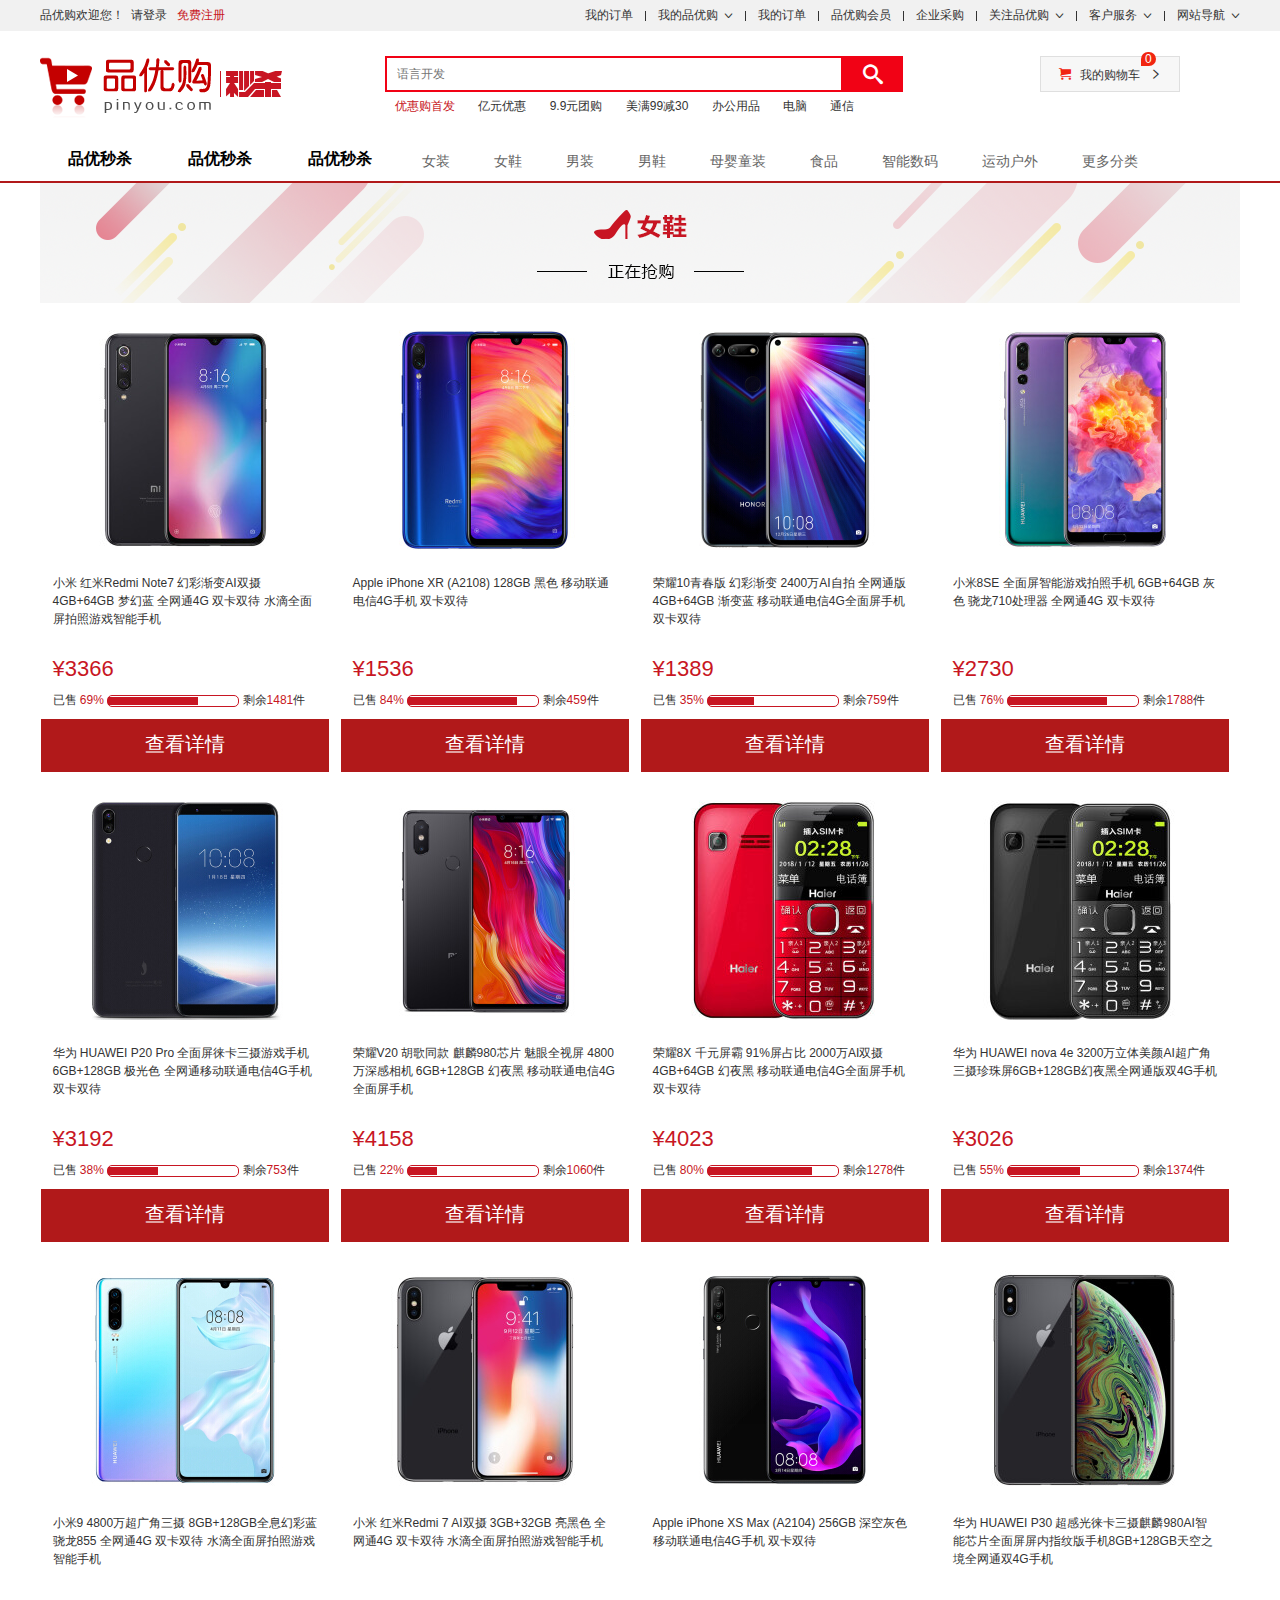
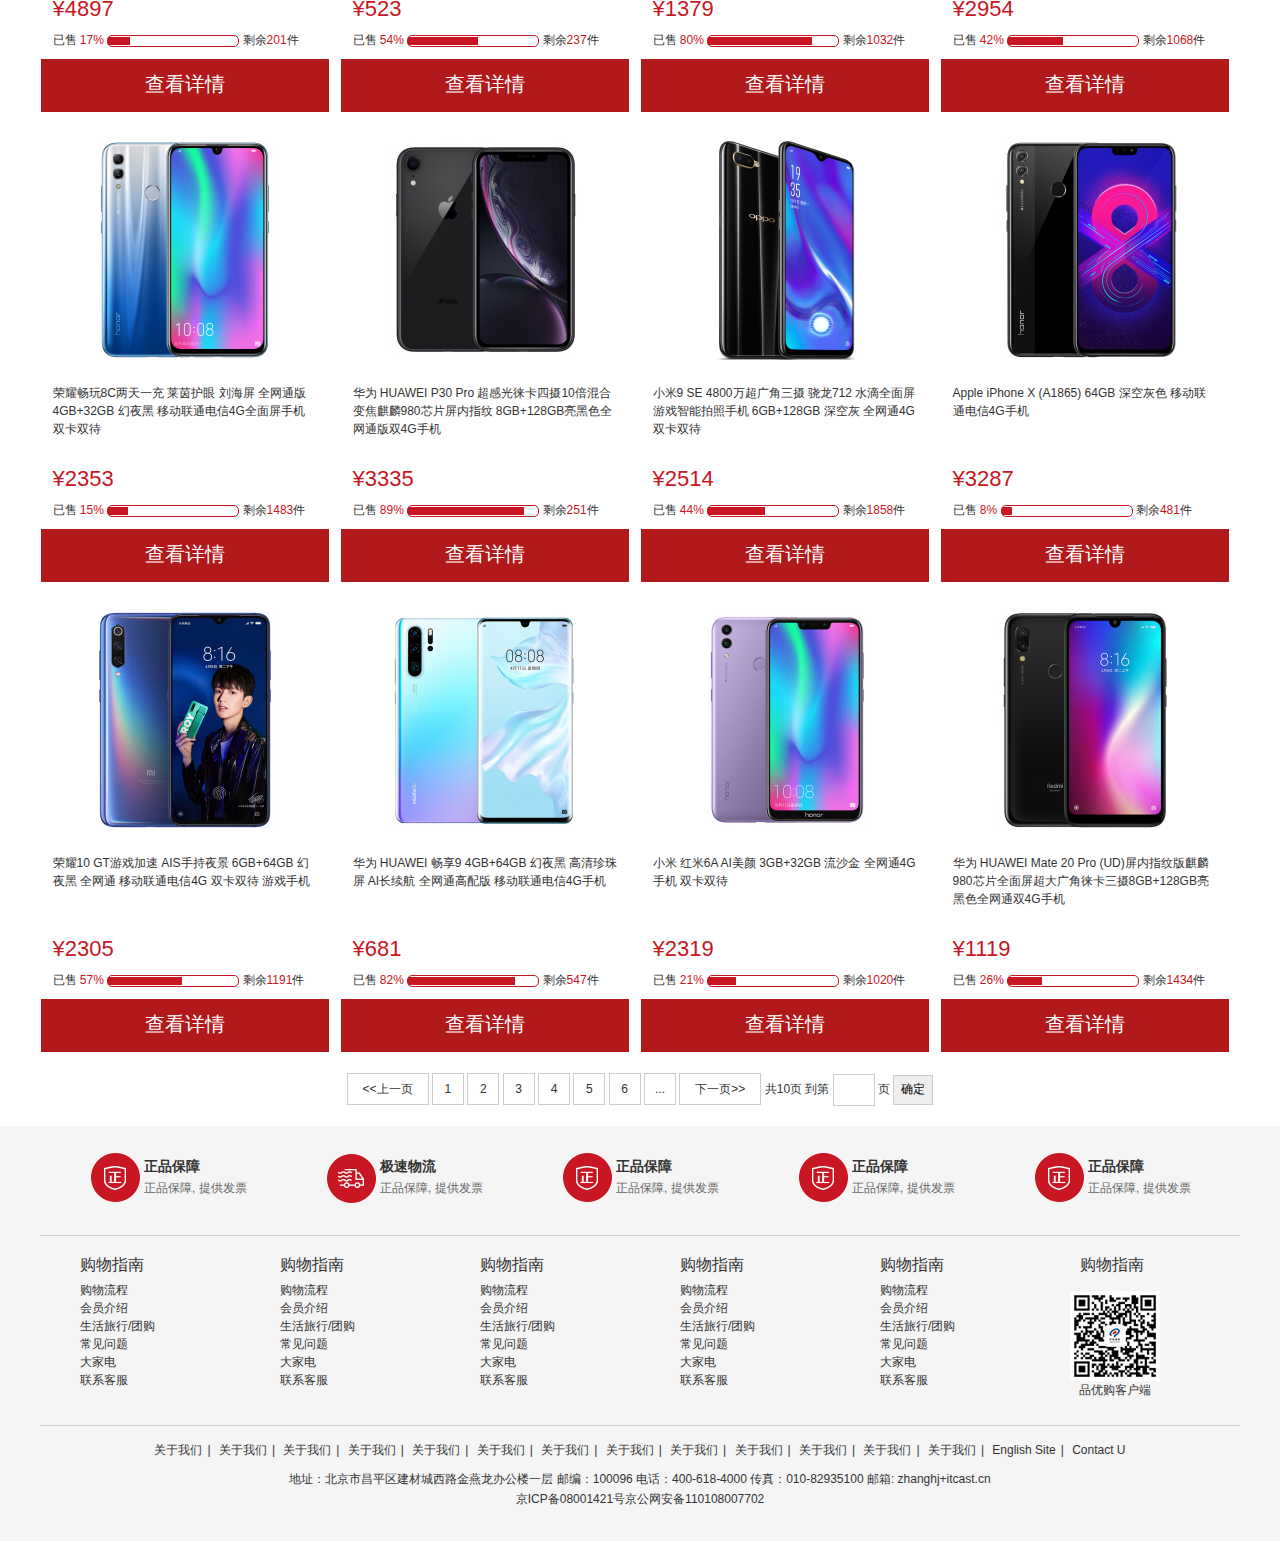
<file: 购物车/list.html>
<!DOCTYPE html>
<html lang="en">

<head>
  <meta charset="UTF-8">
  <title>手机列表-品优购</title>
  <meta name="description"
    content="品优购-专业的综合网上购物商城,销售家电、数码通讯、电脑、家居百货、服装服饰、母婴、图书、食品等数万个品牌优质商品.便捷、诚信的服务，为您提供愉悦的网上购物体验!" />
  <meta name="Keywords" content="网上购物,网上商城,手机,笔记本,电脑,MP3,CD,VCD,DV,相机,数码,配件,手表,存储卡,京东" />
  <!-- ico图标的引入 -->
  <link rel="shortcut icon" href="favicon.ico" type="image/x-icon" />
  <!-- 先引入我们的初始化css -->
  <link rel="stylesheet" href="css/normalize.css">
  <!-- 再引入我们的 公共样式文件 -->
  <link rel="stylesheet" href="css/common.css">
  <!-- 再引入我们的 list样式文件 -->
  <link rel="stylesheet" href="css/list.css">

</head>

<body>
  <!-- 整个顶部盒子start -->
  <div class="nav-top">
    <!-- 快捷导航模块开始 -->
    <div class="shortcut">
      <div class="w">
        <div class="shortcut-l fl">
          <ul>
            <li>品优购欢迎您！ </li>
            <li>
              &nbsp;
              <a href="#">请登录</a>
              &nbsp;
              <a href="#" class="style-red">免费注册</a>
            </li>
          </ul>
        </div>
        <div class="shortcut-r fr">
          <ul>
            <li><a href="#">我的订单</a></li>
            <li class="spacer"></li>
            <li class="cw-icon"><a href="#">我的品优购</a> <i class="arrow"></i></li>
            <li class="spacer"></li>
            <li><a href="#">我的订单</a></li>
            <li class="spacer"></li>
            <li><a href="#">品优购会员</a></li>
            <li class="spacer"></li>
            <li><a href="#">企业采购</a></li>
            <li class="spacer"></li>
            <li class="cw-icon"><a href="#">关注品优购</a> <i class="arrow"></i></li>
            <li class="spacer"></li>
            <li class="cw-icon"><a href="#">客户服务</a> <i class="arrow"></i></li>
            <li class="spacer"></li>
            <li class="cw-icon"><a href="#">网站导航</a> <i class="arrow"></i></li>
          </ul>
        </div>
      </div>
    </div>
    <!-- 快捷导航模块结束 -->
    <!-- 头部 模块start -->
    <div class="header w">
      <!-- logo -->
      <div class="logo">
        <h1>
          <a href="index.html" title="品优购网">品优购网</a>
        </h1>
      </div>
      <div class="kill">
        <img src="upload/secKill_03.png" alt="">
      </div>
      <!-- search -->
      <div class="search">
        <form action="">
          <input type="text" placeholder="语言开发">
          <button></button>
        </form>
      </div>

      <!-- hotwords -->
      <div class="hotwords">
        <a href="#" class="style-red">优惠购首发</a>
        <a href="#">亿元优惠</a>
        <a href="#">9.9元团购</a>
        <a href="#">美满99减30</a>
        <a href="#">办公用品</a>
        <a href="#">电脑</a>
        <a href="#">通信</a>
      </div>
      <!-- shopcar -->
      <div class="shopcar">
        <i class="icomoon car"></i>
        <a href="./cart.html">我的购物车</a>
        <i class="icomoon arr"></i>
        <i class="count">0</i>
      </div>
    </div>
    <!-- nav部分 -->
    <div class="nav w">
      <ul class="list-nav-l fl">
        <li><a href="">品优秒杀</a></li>
        <li><a href="">品优秒杀</a></li>
        <li><a href="">品优秒杀</a></li>
      </ul>
      <ul class="list-nav-r fl">
        <li><a href="#">女装</a></li>
        <li><a href="#">女鞋 </a></li>
        <li><a href="#">男装</a></li>
        <li><a href="#">男鞋</a></li>
        <li><a href="#">母婴童装</a></li>
        <li><a href="#">食品</a></li>
        <li><a href="#">智能数码</a></li>
        <li><a href="#">运动户外</a></li>
        <li><a href="#">更多分类</a></li>
      </ul>
    </div>
    <!-- 头部 模块start -->
  </div>
  <!-- 整个顶部盒子end -->


  <!-- 内容区 -->
  <div class="main">
    <div class="w">
      <div class="shoes">
        <img src="upload/bg_03.png" alt="">
      </div>

      <!-- 产品列表 product  goods  产品的意思 -->
      <div class="goods-list clearfix">
        <ul >
          <!-- <li class="goods-list-item">
            <a href="detail.html">
              <div class="item-img">
                <img src="upload/pro.jpg" alt="">
              </div>
              <div class="item-title">
                Apple苹果iPhone x（A1699）32G 金色 移动联通电信4G手机
              </div>
              <div class="item-price">
                <span class="now">¥6088</span> <s>￥6988</s>
              </div>
              <div class="sold">
                <span> 已售 <em>87% </em></span>
                <div class="scroll">
                  <div class="per"></div>
                </div>
                <span>剩余<i>29</i>件</span>
              </div>
            </a>
            <a href="#" class="buy">
              查看详情
            </a>
          </li> -->
        </ul>
      </div>


      <div class="page">
        <ul>
          <li class="prev">
            <<上一页</li> <li>1
          </li>
          <li>2</li>
          <li>3</li>
          <li>4</li>
          <li>5</li>
          <li>6</li>
          <li>...</li>
          <li class="next">下一页>></li>
        </ul>
        <div class="total">
          共10页 到第 <input type="text"> 页 <button>确定</button>

        </div>
      </div>
    </div>
  </div>





  <!-- 整个底部盒子start -->

  <div class="footer">
    <div class="w">
      <!-- 服务模块 -->
      <div class="mod_service">
        <ul>
          <li class="mod_service_item">
            <i class="mod_service_zheng fl sprite1"></i>
            <div class="mod_service_tit fl">
              <h5>正品保障</h5>
              <p>正品保障, 提供发票</p>
            </div>
          </li>
          <li class="mod_service_item">
            <i class="mod_service_ji fl sprite1"></i>
            <div class="mod_service_tit fl">
              <h5>极速物流</h5>
              <p>正品保障, 提供发票</p>
            </div>
          </li>
          <li class="mod_service_item">
            <i class="mod_service_zheng fl sprite1"></i>
            <div class="mod_service_tit fl">
              <h5>正品保障</h5>
              <p>正品保障, 提供发票</p>
            </div>
          </li>
          <li class="mod_service_item">
            <i class="mod_service_zheng fl sprite1"></i>
            <div class="mod_service_tit fl">
              <h5>正品保障</h5>
              <p>正品保障, 提供发票</p>
            </div>
          </li>
          <li class="mod_service_item">
            <i class="mod_service_zheng fl sprite1"></i>
            <div class="mod_service_tit fl">
              <h5>正品保障</h5>
              <p>正品保障, 提供发票</p>
            </div>
          </li>

        </ul>
      </div>
      <!-- 帮助模块 -->
      <div class="mod_help">
        <dl class="mod_help_list">
          <dt class="mod_help_title">购物指南</dt>
          <dd><a href="#">购物流程</a></dd>
          <dd><a href="#">会员介绍</a></dd>
          <dd><a href="#">生活旅行/团购</a></dd>
          <dd><a href="#">常见问题</a></dd>
          <dd><a href="#">大家电</a></dd>
          <dd><a href="#">联系客服</a></dd>
        </dl>
        <dl class="mod_help_list">
          <dt class="mod_help_title">购物指南</dt>
          <dd><a href="#">购物流程</a></dd>
          <dd><a href="#">会员介绍</a></dd>
          <dd><a href="#">生活旅行/团购</a></dd>
          <dd><a href="#">常见问题</a></dd>
          <dd><a href="#">大家电</a></dd>
          <dd><a href="#">联系客服</a></dd>
        </dl>
        <dl class="mod_help_list">
          <dt class="mod_help_title">购物指南</dt>
          <dd><a href="#">购物流程</a></dd>
          <dd><a href="#">会员介绍</a></dd>
          <dd><a href="#">生活旅行/团购</a></dd>
          <dd><a href="#">常见问题</a></dd>
          <dd><a href="#">大家电</a></dd>
          <dd><a href="#">联系客服</a></dd>
        </dl>
        <dl class="mod_help_list">
          <dt class="mod_help_title">购物指南</dt>
          <dd><a href="#">购物流程</a></dd>
          <dd><a href="#">会员介绍</a></dd>
          <dd><a href="#">生活旅行/团购</a></dd>
          <dd><a href="#">常见问题</a></dd>
          <dd><a href="#">大家电</a></dd>
          <dd><a href="#">联系客服</a></dd>
        </dl>
        <dl class="mod_help_list">
          <dt class="mod_help_title">购物指南</dt>
          <dd><a href="#">购物流程</a></dd>
          <dd><a href="#">会员介绍</a></dd>
          <dd><a href="#">生活旅行/团购</a></dd>
          <dd><a href="#">常见问题</a></dd>
          <dd><a href="#">大家电</a></dd>
          <dd><a href="#">联系客服</a></dd>
        </dl>
        <dl class="mod_help_list">
          <dt class="mod_help_title">购物指南</dt>
          <dd class="erweima">
            <img src="img/wx_cz.jpg" alt="">

            品优购客户端
          </dd>
        </dl>
      </div>
      <!-- 版权模块 -->
      <div class="mod_copyright">
        <div class="mod_copyright_links">
          <a href="#">关于我们</a>|
          <a href="#">关于我们</a>|
          <a href="#">关于我们</a>|
          <a href="#">关于我们</a>|
          <a href="#">关于我们</a>|
          <a href="#">关于我们</a>|
          <a href="#">关于我们</a>|
          <a href="#">关于我们</a>|
          <a href="#">关于我们</a>|
          <a href="#">关于我们</a>|
          <a href="#">关于我们</a>|
          <a href="#">关于我们</a>|
          <a href="#">关于我们</a>|
          <a href="#">English Site</a>|
          <a href="#">Contact U</a></div>
        <p>
          地址：北京市昌平区建材城西路金燕龙办公楼一层 邮编：100096 电话：400-618-4000 传真：010-82935100 邮箱: zhanghj+itcast.cn <br>
          京ICP备08001421号京公网安备110108007702

        </p>
      </div>
    </div>
  </div>
  <!-- 整个底部盒子start -->
</body>
<script src="./js/data.js"></script>
<script src="./js/jquery.js"></script>
<script src="./js/kits.js"></script>
<script src="./js/list.js"></script>
</html>
</file>
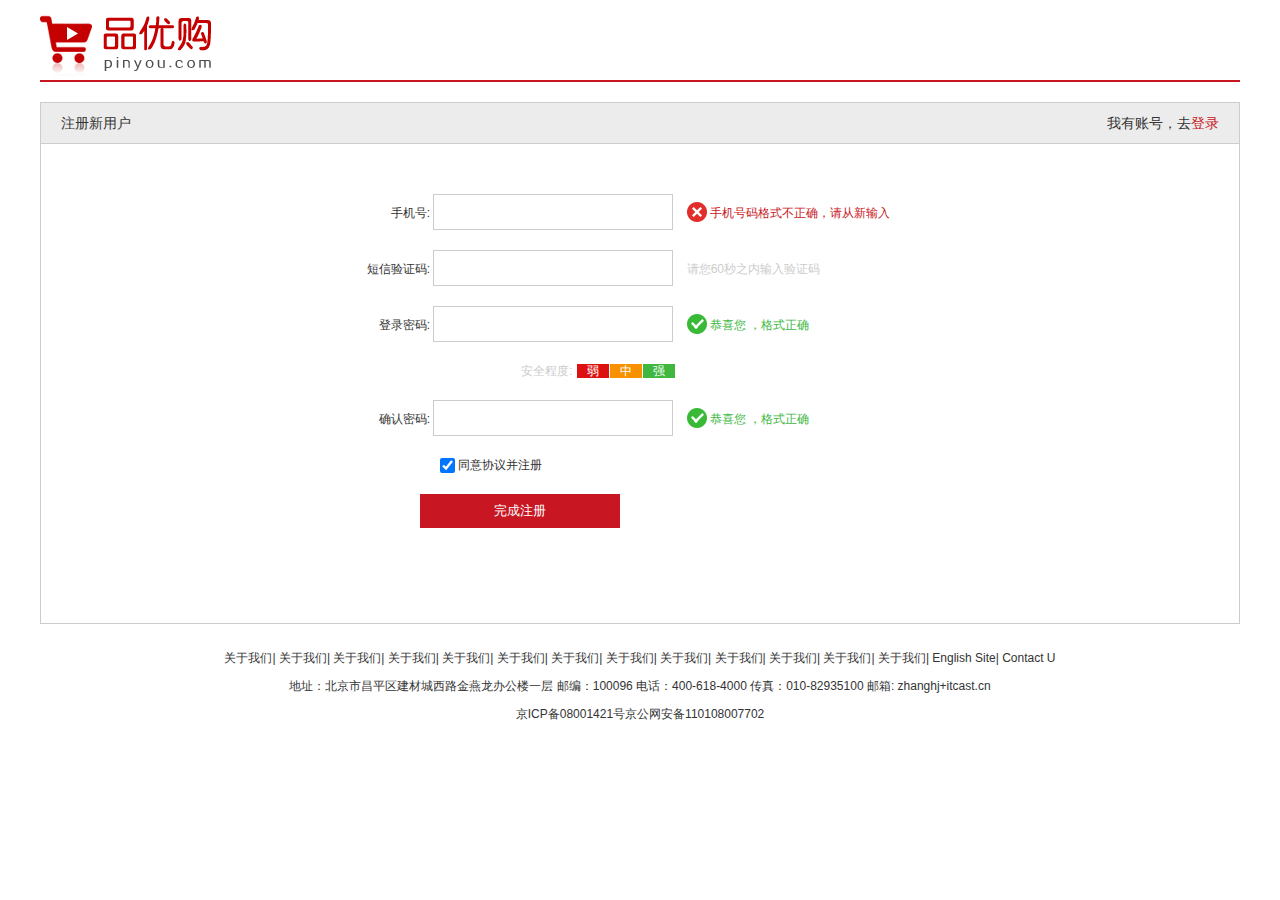
<file: 购物车/register.html>
<!DOCTYPE html>
<html lang="en">
<head>
  <meta charset="UTF-8">
  <title>登录页面</title>
  <link rel="stylesheet" href="css/register.css">
</head>
<body>
   <div class="w">
       <div class="header">
         <div class="logo">
            <img src="img/logo.png" alt="">
         </div>
       </div>
       <!-- 注册主区域 -->
       <div class="registerarea">
           <h3>注册新用户
            <span class="fr">我有账号，去<a href="login.html">登录</a></span>
           </h3>
           <form action="">
             <div class="reg-form">
              <ul>
                <li>
                    <label for="tel">手机号:</label>
                    <span class=""><input type="text" id="tel" ></span>
                    <span class="default error"> <img src="img/wrong.png"> 手机号码格式不正确，请从新输入   </span>
                </li>
                <li>
                    <label for="yanzheng">短信验证码:</label>
                    <span><input type="text" id="yanzheng" ></span>
                    <span class="default">  请您60秒之内输入验证码  </span>
                </li>
                <li>
                    <label for="pwd">登录密码:</label>
                    <span><input type="text" id="pwd" ></span>
                    <span class="default success"> <img src="img/right.png"> 恭喜您 ，格式正确   </span>
                </li>
                <li class="safe">
                  安全程度: <em class="ruo">弱</em><em class="zhong">中</em><em class="qiang">强</em>
                </li>
                <li>
                    <label for="sure">确认密码:</label>
                    <span><input type="text" id="sure" ></span>
                    <span class="default success"> <img src="img/right.png"> 恭喜您 ，格式正确   </span>
                </li>
                <li>
                   <input type="checkbox" name="" id="" class="check" checked="checked">  同意协议并注册
                </li>
                <li class="ole">
                     <button>完成注册</button>
                </li>
              </ul>
          </div>
           </form>
       </div>


       <div class="footer">
          <div class="links">
            关于我们| 关于我们| 关于我们| 关于我们| 关于我们| 关于我们| 关于我们| 关于我们| 关于我们| 关于我们| 关于我们| 关于我们| 关于我们| English Site| Contact U
          </div>
          <p>
            地址：北京市昌平区建材城西路金燕龙办公楼一层 邮编：100096 电话：400-618-4000 传真：010-82935100 邮箱: zhanghj+itcast.cn  <br>
京ICP备08001421号京公网安备110108007702
          </p>
       </div>
   </div>
</body>
</html>
</file>
<file: 购物车/css/common.css>
* {
    margin: 0;
    padding: 0;
}

.clearfix:after {
    content: "";
    display: block;
    height: 0;
    clear: both;
    visibility: hidden;
}

.clearfix {
    *zoom: 1;
}

body {
    margin: 0;
    background-color: #fff;
    color: #333;
    font-size: 12px;
    font-family: tahoma, arial, 'Hiragino Sans GB', 'Microsoft Yahei', \5b8b\4f53, sans-serif;
    line-height: 18px;
}

li {
    list-style: none;
}

/*解决图片底册有空白缝隙*/
img {
    vertical-align: top;
}

.fl {
    float: left;
}

.fr {
    float: right;
}

a {
    text-decoration: none;
    color: #333;
}

a:hover {
    color: #e82633;
}

em,
i {
    font-style: normal !important;
}

input,
button {
    outline: none;
    border: 0;
}

@font-face {
    font-family: 'icomoon';
    src: url('../fonts/icomoon.eot?7kkyc2');
    src: url('../fonts/icomoon.eot?7kkyc2#iefix') format('embedded-opentype'),
        url('../fonts/icomoon.ttf?7kkyc2') format('truetype'),
        url('../fonts/icomoon.woff?7kkyc2') format('woff'),
        url('../fonts/icomoon.svg?7kkyc2#icomoon') format('svg');
    font-weight: normal;
    font-style: normal;
}

.icomoon {
    font-family: 'icomoon';
}

.w {
    width: 1200px;
    margin: auto;
}

/*文字排版、颜色*/

.f12 {
    font-size: 12px
}

.f13 {
    font-size: 13px
}

.nav-top {
    border-bottom: 2px solid #b1191a;
}

/*shortcut部分*/
.shortcut {
    height: 31px;
    background-color: #f1f1f1;
    line-height: 31px;
}

.shortcut li {
    float: left;
    position: relative;
}

.cw-icon {
    padding-right: 15px;
}

.style-red {
    color: #c81623;
}

/* 小竖线 */
.spacer {
    width: 1px;
    height: 10px;
    background-color: #333;
    margin: 11px 12px 0;
}

/*行内元素尽量不要给上下的内外边距*/
.arrow {
    position: absolute;
    top: -3px;
    right: -3px;
    font-family: 'icomoon';
    font-size: 15px;

}

/*header 开始*/
.header {
    position: relative;
    height: 105px;
    /*background-color: pink;*/
}

.logo {
    position: absolute;
    top: 26px;
    left: 0;
    width: 171px;
    height: 61px;
}

.logo h1 {
    margin: 0;
}

.logo a {
    display: block;
    width: 171px;
    height: 61px;
    background: url(../img/logo.png) no-repeat;
    text-indent: -99999px;
    overflow: hidden;
}

.search {
    position: absolute;
    top: 25px;
    left: 345px;
    background-color: purple;
}

.search input {
    width: 444px;
    height: 32px;
    border: 2px solid #f10215;
    padding-left: 10px;
    float: left;
}

.search button {
    float: left;
    width: 60px;
    height: 36px;
    background-color: #f10215;
    font-family: 'icomoon';
    font-size: 20px;
    color: #fff;
    /* 鼠标变成小手 */
    cursor: pointer;
}

.hotwords {
    position: absolute;
    top: 66px;
    left: 345px;
}

.hotwords a {
    margin: 0 10px;
}

/*shopcar*/
.shopcar {
    position: absolute;
    top: 25px;
    right: 60px;
    width: 138px;
    height: 34px;
    background-color: #f7f7f7;
    border: 1px solid #dfdfdf;
    text-align: center;
    line-height: 34px;
}

.car {
    color: #f12510;
    margin-right: 5px;
}

.arr {
    display: inline-block;
    font-size: 18px;
    /*经常和 行内块搭配使用*/
    vertical-align: middle;
    margin-top: -3px;
}

.count {
    position: absolute;
    top: -5px;
    /*有待考究*/
    left: 100px;
    height: 14px;
    background-color: #f12510;
    padding: 0 4px;
    font-size: 12px;
    line-height: 14px;
    color: #fff;
    /*border-radius: 7px 0;*/
    /*左上  右下 是 圆角   剩下2个是直角*/
    border-radius: 7px 7px 7px 0;
}

/*nav bufen*/
.nav {
    height: 45px;
    /*background-color: pink;*/
}

.dropdown {
    position: relative;
    width: 210px;
    height: 45px;

}

.dropdown .dt {
    height: 45px;
    background-color: #b1191a;
    font-size: 14px;
    color: #fff;
    line-height: 45px;
    text-align: center;
}

/*标题的加粗  链接的下划线 颜色  必须要单独制定样式*/
.dropdown .dt h3 {
    font-weight: 400;
}

.dropdown .dd {
    position: absolute;
    left: 0;
    top: 47px;
    width: 100%;
    height: 467px;
    background-color: #c81623;
    /*隐藏起来*/
    /*display: none;*/

}

.cate_menu_item {
    height: 31px;
    line-height: 31px;
    padding: 0 12px;
    margin-left: 2px;
    /*就这么简单*/
    transition: all 0.3s;
}

.cate_menu_item:hover {
    background-color: #fff;
    padding-left: 20px;
}

.cate_menu_item a {
    color: #fff;
    font-size: 14px;
}

.cate_menu_item:hover a {
    color: #c81623;
}

.nav-group-item {
    float: left;
    margin-left: 40px;
    position: relative;
}

.nav-group-item a {
    display: block;
    height: 45px;
    line-height: 45px;
    font-size: 16px;
}

.dragon {
    position: absolute;
    top: -3px;
    left: 17px;
    width: 42px;
    height: 15px;
    background-color: #F60000;
    border-radius: 5px 5px 5px 0;
    text-align: center;
    line-height: 15px;
    color: #fff;
    font-size: 12px;
}

/*底部开始*/
.footer {
    height: 415px;
    background-color: #f5f5f5;
}

.mod_service {
    height: 55px;
    padding: 27px 0;
    border-bottom: 1px solid #ccc;
}

.mod_service_item {
    width: 186px;
    height: 50px;
    float: left;
    margin-left: 50px;
}

.sprite1,
.icon {
    background: url(../img/icons.png) no-repeat;
}

.mod_service_zheng {
    width: 50px;
    height: 50px;
    background-position: -252px -3px;
}

.mod_service_ji {
    width: 50px;
    height: 50px;
    background-position: -254px -53px;
}

.mod_service_tit {
    margin-left: 4px;
}

.mod_service_tit h5 {
    font-size: 14px;
    margin: 4px 0
}

.mod_service_tit p {
    color: #666;
}

.mod_help {
    padding-top: 20px;
    height: 169px;
    border-bottom: 1px solid #ccc;
}

.mod_help_list {
    width: 160px;
    padding-left: 40px;
    float: left;
}

.mod_help_title {
    height: 25px;
    font-size: 16px;
    font-weight: 500;
}

.erweima {
    margin: 10px 0 0 -10px;
    width: 90px;
    text-align: center;
}

.mod_copyright {
    text-align: center;
    padding-top: 15px;
}

.mod_copyright_links a {
    margin: 0 5px;
}

.mod_copyright p {
    margin-top: 10px;
    line-height: 20px;
}

.disabled {
    color: #abcd12;
    /*鼠标禁用*/
    cursor: not-allowed;
}

.mask {
    position: fixed;
    top: 0;
    left: 0;
    width: 100%;
    height: 100%;
    background-color: rgba(200, 25, 25, 0.6);
}
</file>
<file: 购物车/css/index.css>
/*mian start*/
.main {
  width: 980px;
  height: 457px;
  margin-left: 210px;
  padding: 10px 0 0 10px;
}
.focus {
  position: relative;
  width: 721px;
  height: 455px;
}
.focus-prev,
.focus-next {
  position: absolute;
  top: 50%;
  margin-top: -20px;
  width: 24px;
  height: 40px;
  background-color: rgba(0,0,0,.2);
  font-family: 'icomoon';
  font-size: 18px;
  color: #fff;
  /*鼠标变成小手*/
  cursor: pointer;
}
.focus-prev {
  left: 0;
}
.focus-next {
  right: 0;
}

.pager {
   position: absolute;
   left:20%;
   bottom: 15px;
 
}
.pager-item {
    float: left;
   width: 8px;
   height: 8px;
   border: 1px solid #fff;
   margin: 0 5px;
   border-radius: 50%;
   cursor: pointer;
}
.pager-item .current {
  background-color: #fff;
}
.newsflash {
  width: 250px;
  height: 455px;
}
.news {
  height: 163px;
  border: 1px solid #ccc;
}
.news-hd {
  height: 32px;
  line-height: 32px;
  border-bottom: 1px dotted #ccc;
  padding: 0 15px;
}
.news-bd {
  padding: 2px 0 0 15px;
}
.news-bd li {

  height: 25px;
  line-height: 25px;
}
.lifeservice {
  height: 208px;
  border: 1px solid #ccc;
  border-top: 0;
/*  border-left: 1px solid #ccc;
  border-right: 1px solid #ccc;
  border-bottom: 1px solid #ccc;*/
  overflow: hidden;
}
.lifeservice ul {
  width: 252px;
}
.lifeservice li {
  float: left;
  width: 62px;
  height: 70px;
  border-right: 1px solid #ccc;
  border-bottom: 1px solid #ccc;
  text-align: center;
}
.icon {
  display: block;
  width: 24px;
  height: 24px;
  background-position: -17px -16px;
  margin: 10px auto ;
}
.game .icon {
  background-position: -206px -16px;
}
.ad {
  margin-top: 6px;
}
/*展示专区*/
.show {
  margin: 10px 0 20px 0;
}
.recommend {
  height: 163px;
  background-color: #ebebeb;
}
.time {
  height: 100%;
  width: 200px;
  background-color: #5c5251;
  text-align: center;
}
.time  img {
  margin: 28px 0 10px 0;
}
.time  h3 {
  color: #fff;
  font-size: 18px;
  /*font-weight: normal;*/
  /*我们更提倡用数值*/
  font-weight: 400;
}
.recommend-r {
  padding: 10px 0;
}
.recommend-r img {
  width: 100%;
  height: 100%;
}
.recommend-r li {
  float: left;
  width: 249px;
  height: 143px;
  border-right: 1px solid #ddd;
}
.recommend-r .last {
  border-right: 0;
}
.floor-hd {
  height: 38px;
  line-height: 38px;
  border-bottom: 2px solid #c81623;
}
.floor-bd img {
  transition: all 0.2s;
}
.floor-bd img:hover {
  margin-left: 3px;
}

.floor-hd h3{
   float: left;
   color:#c81623;
   font-size: 18px;
   font-weight: 400;
}
.tab-list {
  float: right;
}
.tab-list li {
  float: left;
  /*padding: 0 15px;*/
  /*border-right: 1px solid #999;
  line-height: 12px;
  margin-top: 13px;*/

}
.tab-list .current a {
    color: #c81623 ;
}
.tab-list li a {
  margin:0  12px;
}
.floor-bd {
  height: 360px;
  /*background-color: purple;*/
}
.tab-content img {
  width: 100%;
}
.row-210 {
  width: 210px;
  overflow: hidden;
}
.row-330 {
  width: 330px;
  overflow: hidden;
}
.row-220 {
  width: 219px;
  border-right: 1px solid #ededed;
  overflow: hidden;
}
.row-210-top {
  padding: 10px 5px 0 15px;
  margin-bottom: 3px;
  overflow: hidden;
}
.row-210-top  li {
  float: left;
  width: 85px;
  height: 30px;
  line-height: 30px;
  border-bottom: 1px solid #ededed;
  text-align: center;
  margin-right: 10px;
}
.tab-content-top {
  border-bottom: 1px solid #ededed;
}
.floor-bd {
  overflow: hidden;
}
</file>
<file: 购物车/css/list.css>
.dropdown .dd {
  display: none;
}
.kill {
  position: absolute;
     top: 40px;
    left: 180px;
    border-left: 1px solid #c81623;
    padding-left: 5px;
}
.nav {
   line-height: 45px;
   height: 45px;
   overflow: hidden;
}
.nav li {
   float: left;
}
.list-nav-l li {
   margin: 0 28px;
}
.list-nav-l li a {
   color: #000;
   font-size: 16px;
   font-weight: 700;
}
.nav a:hover {
  text-decoration: underline;
}
.list-nav-r li {
  margin: 0 22px;
}
.list-nav-r {
  line-height: 50px;
}
.list-nav-r li a {
  font-size: 14px;
  color: #666;
}
/*main开始啦*/
.shoes {
  height: 120px;

}
.goods-list-item {
  float: left;
  height: 458px;
  width: 288px;
  border: 1px solid #fff;
  margin: 10px 10px 0 0;
}
.goods-list-item:hover {
  border: 1px solid #c81623;
}
.item-img {
  text-align: center;
  height: 250px;
  line-height: 250px;
}
.item-img > img {
  vertical-align: middle;
}
.item-title {
  height: 76px;
}
.item-title,
.item-price,
.sold {
  width: 265px;
  margin: 10px  auto;
}
.now {
  font-size: 22px;
  color: #c81623;
  margin-right: 10px;
}
.item-price s {
  color: #aaa;
  font-size: 14px;
}
.sold i, 
.sold  em {
   color: #c81623;
}
.scroll {
  display: inline-block;
  position: relative;
  width: 128px;
  height: 8px;
  border: 1px solid #c81623;
  padding: 1px;
  vertical-align: middle;
  border-radius: 5px;
}
.per {
  position: absolute;
  top: 1px;
  left: 0;
  width: 50%;
  height: 8px;
  background-color: #c81623;
}
.buy {
  display: block;
  height: 53px;
  background-color: #b1191a;
  text-align: center;
  line-height: 50px;
  font-size: 20px;
  color: #fff;
}
/*分页的制作*/
.page {
  text-align: center;
  margin: 20px 0;
}
.page li {
  display: inline-block;
  width: 30px;
  height: 30px;
  border: 1px solid #ccc;
  line-height: 30px;
  cursor: pointer;
}
.page li:hover {
  background-color: #eee;
}
.page .prev,
.page .next {
  width: 80px;
}
.page ul,
.total {
  display: inline-block;
}
.total input {
  border: 1px solid #ccc;
  height: 30px;
  width: 40px;
  transition: all .5s;
}
/*这个input 获得了焦点*/
.total input:focus {
  width: 80px;
  border: 1px solid skyblue;
}
.total button {
  height: 30px;
  width: 40px;
  border: 1px solid #ccc;
  background-color: #eee;
  cursor: pointer;
}
</file>
<file: 购物车/css/cart.css>
.empty-tip {
    padding: 60px 0;
    background-color:#fff4e8;
    font-size: 30px;
}
.empty-tip > a {
    color: #c81623;
    margin: 0 10px;
    font-size: 40px;
}

.pd10 {
    padding-left: 10px;
}
.cart-header{
    padding-top: 60px;
    padding-bottom: 40px;
}
.cart-header > .row {
    border: 1px solid #aaa;
}
.row {
    display: flex;
    background-color: #fff4e8;
}
.cell {
    padding: 15px 10px;
}
.col-1{
    flex: 1;
}
.col-4 {
    flex: 4;
}

.item-list{
    border-top: 1px solid #aaa;
    padding-bottom: 40px;
}
.item {
    border-top: 1px solid #aaa;
}
.item-list img {
    width: 100%;
}
.item > .row {
    height: 100px;
}
.tc {
    text-align: center;
}
.lh70 {
    line-height: 70px;
}
.item-count {
    line-height: 20px;
    text-align: center;
}
.item-count > .reduce,.item-count > .add {
    width: 20px;
    height: 20px;
    border: 1px solid #aaa;
}
.item-count > .number {
    width: 60px;
    height: 20px;
    border-top: 1px solid #aaa;
    border-bottom: 1px solid #aaa;
    text-align: center;
}
.hidden {
    display: none;
}
.total-money,.selected {
    color:#E2231A;
    font-size: 20px;
}
.total-of .row {
    line-height: 36px;
}
.total-of .settlement {
    float: right;
    width: 120px;
    height: 40px;
    background-color: rgb(224, 28, 28);
    line-height: 40px;
    text-align: center;
    font-size: 20px;
    color: #fff;
}
</file>
<file: 购物车/css/detail.css>
.dropdown .dd {
  display: none;
}

.main {
  margin-top: 25px;
}

.crumb-wrap li {
  float: left;
  margin-right: 15px;
}

/*产品介绍*/
.product-intro {}

/*放大镜预览模块*/
.preview-wrap {
  width: 400px;
}

.preview-img {
  position: relative;
  width: 398px;
  height: 398px;
  border: 1px solid #ccc;
}

.preview-img img {
  width: 100%;
}

.mask {
  position: absolute;
  top: 0;
  left: 0;
  width: 298px;
  height: 298px;
  border: 1px solid #ccc;
  background: rgba(255, 255, 0, 0.3);
  /*鼠标变成移动样式效果*/
  cursor: move;
  display: none;
}

.preview-list {
  position: relative;
  height: 60px;
  margin-top: 60px;
}

.arrow-prev,
.arrow-next {
  position: absolute;
  top: 15px;
}

.arrow-prev {
  left: 0;
}

.arrow-next {
  right: 0;
}

.list-item {
  width: 320px;
  height: 60px;
  margin: auto;
  overflow: hidden;
}

.list-item img {
  border: 1px solid #fff;
}

.list-item img:hover {
  border: 1px solid #c81623;
}

.list-item ul {
  width: 400px;
}

.list-item li {
  float: left;
  margin: 2px;
}

.itemInfo-wrap {
  width: 720px;
}

.sku-name {
  font-size: 16px;
  font-weight: 600;
}

.news {
  color: red;
  margin: 10px 0;
}

.summary-price {
  position: relative;
  background-color: #fee9eb;
  padding: 20px 0;
}

.summary .dt {
  width: 70px;
  float: left;
  text-align: center;
}

.summary .dd {
  float: left;
  color: #666;
}

.summary-price em {
  font-size: 24px;
  color: #e12228;
}

.summary-price i {
  color: #e12228;
  margin-left: 15px;
}

.remark {
  position: absolute;
  right: 20px;
  top: 20px;

}

.summary-support {
  padding: 10px 0;
}

.summary-stock {
  padding: 10px 0;
  border-bottom: 1px solid #ccc;
}

.choose {
  margin-top: 20px;
}

.choose-item {
  margin: 5px 0;
}

.choose-color {
  display: inline-block;
  width: 80px;
  text-align: center;
  line-height: 40px;
  border-top: 1px solid #eee;
  border-left: 1px solid #eee;
  border-right: 1px solid #ccc;
  border-bottom: 1px solid #ccc;
}

.current {
  border: 1px solid #c81623;
}

.choose-color:hover {
  background-color: #eee;
}

.item-color {
  line-height: 40px;
}

.choose-btns {
  margin-top: 30px;
}

.choose-style {
  display: inline-block;
  padding: 0 15px;
  line-height: 30px;
  box-shadow: 2px 2px 0px rgba(0, 0, 0, .1)
}

.choose-amount {
  display: inline-block;
  position: relative;
  width: 50px;
  height: 44px;

}

.choose-amount input {
  width: 33px;
  height: 42px;
  border: 1px solid #ccc;
  text-align: center;
  line-height: 48px;
}

.add,
.reduce {
  position: absolute;
  right: 0;
  width: 14px;
  height: 20px;
  border: 1px solid #ccc;
  text-align: center;
}

.reduce {
  bottom: 0;
  height: 21px;
}

.addshopcar {
  display: inline-block;
  width: 142px;
  background-color: #c81623;
  text-align: center;
  line-height: 46px;
  color: #fff;
  font-size: 16px;
  margin-left: 15px;
}

.addshopcar:hover {
  color: #fff;
  background-color: #9d0611;
}

.aside {
  width: 208px;
  border: 1px solid #ccc;
}

.product-detail {
  margin-top: 50px;
}

.aside .tab-list {
  height: 34px;
  background-color: purple;
}

.aside .tab-list li {
  float: left;
  background-color: #f1f1f1;
  text-align: center;
  line-height: 33px;
  width: 103px;
  border-left: 1px solid #ddd;
  border-bottom: 1px solid #ddd;
  cursor: pointer;
}

.aside .tab-list .active {
  background-color: #fff;
  border-left: 1px solid #fff;
  border-bottom: 1px solid #fff;
  color: #c81623;
}

.aside .tab-content {
  padding: 0 10px;
}

.aside .tab-con-item li {
  float: left;
  line-height: 28px;
  width: 85px;
  padding-left: 5px;
  border-bottom: 1px dashed #ccc;
}

.tab-con-pro {
  border-bottom: 1px solid #ccc;
}

.addcar {
  display: block;
  width: 88px;
  height: 20px;
  margin: 20px auto;
  background-color: #eee;
  border: 1px solid #ccc;
  text-align: center;
  line-height: 20px;
}

.detail {
  width: 978px;
}

.detail .tab-list {
  height: 38px;
  border: 1px solid #ccc;
  background-color: #eee;
  line-height: 38px;
}

.detail .tab-list li {
  float: left;
  padding: 0 20px;
  cursor: pointer;
}

.detail .tab-list .active {
  background-color: #c81623;
  color: #fff;
}

.tab-con-img {
  text-align: center;
}

.big {
  border: 1px solid #000;
  width: 600px;
  height: 600px;
  position: absolute;
  left: 400px;
  top: 0;
  /* display: none; */
  z-index: 998;
}
</file>
<file: 购物车/css/register.css>
* {
    margin: 0;
    padding: 0;
}
.clearfix:after {
    content: "";
    display: block;
    height: 0;
    clear: both;
    visibility: hidden;
}
.clearfix{
    *zoom: 1;
}
input,
button {
    outline: none;
    border: 0;
}
body {
    margin: 0;
    background-color: #fff;
    color: #333;
    font-size: 12px;
    font-family: tahoma, arial, 'Hiragino Sans GB', 'Microsoft Yahei', \5b8b\4f53, sans-serif;
    line-height: 18px;
}
li {
    list-style: none;
}
/*解决图片底册有空白缝隙*/
img {
    vertical-align: top;
}
.fl {
    float: left;
}

.fr {
    float: right;
}
a {
    text-decoration: none;
    color: #333;
}
a:hover {
    color: #e82633;
}
.w {
    width: 1200px;
    margin: auto;
}
.header {
    height: 80px;
    border-bottom: 2px solid #c81623;
}
.logo {
    /*孩子 如果有了定位或者浮动 脱标了，则就不会引起外边距塌陷的问题了、*/
    float: left;
    margin-top: 15px;

}
.registerarea {
    height: 520px;
    border: 1px solid #ccc;
    margin-top: 20px;
}
.registerarea h3 {
    height: 40px;
    line-height: 40px;
    padding: 0 20px;
    background-color: #ececec;
    border-bottom: 1px solid #ccc;
    font-weight: 400;

}
.registerarea h3 a {
    color: #c81623;
}
.reg-form {
    width: 600px;
    margin: 50px auto 0;
}
.reg-form li {
    margin-bottom: 20px;
}
.reg-form  label {
     display: inline-block;
     width: 90px;
     text-align: right;
}
.reg-form  input {
     width: 238px;
     height: 34px;
     border: 1px solid #ccc;
}
.default {
    color: #ccc;
    margin-left: 10px;
}
.error {
    color: #c81623;
}
.default img {
    vertical-align: middle;
    margin-top: -2px;
}
.success {
    color: #40b83f;
}
.safe {
    text-align: right;
    padding-right: 265px;
    color: #ccc;
}
.safe em {
    padding: 0 10px;
    font-style: normal;
    color: #fff;
    margin-left: 1px;
}
.ruo {
    background-color: #de1111;
}
.zhong {
    background-color: #f79100;
}
.qiang {
    background-color: #40b83f;
}
.reg-form .check {
    width: 15px;
    height: 15px;
    vertical-align: middle;
    margin-left: 100px;
}
.ole  button {
    width: 200px;
    height: 34px;
    background-color: #c81623;
    color:#fff;
    cursor: pointer;
    margin-left: 80px;

}
.footer {
    margin-top: 20px;
    height: 100px;
    text-align: center;
    line-height: 28px;
}
</file>
